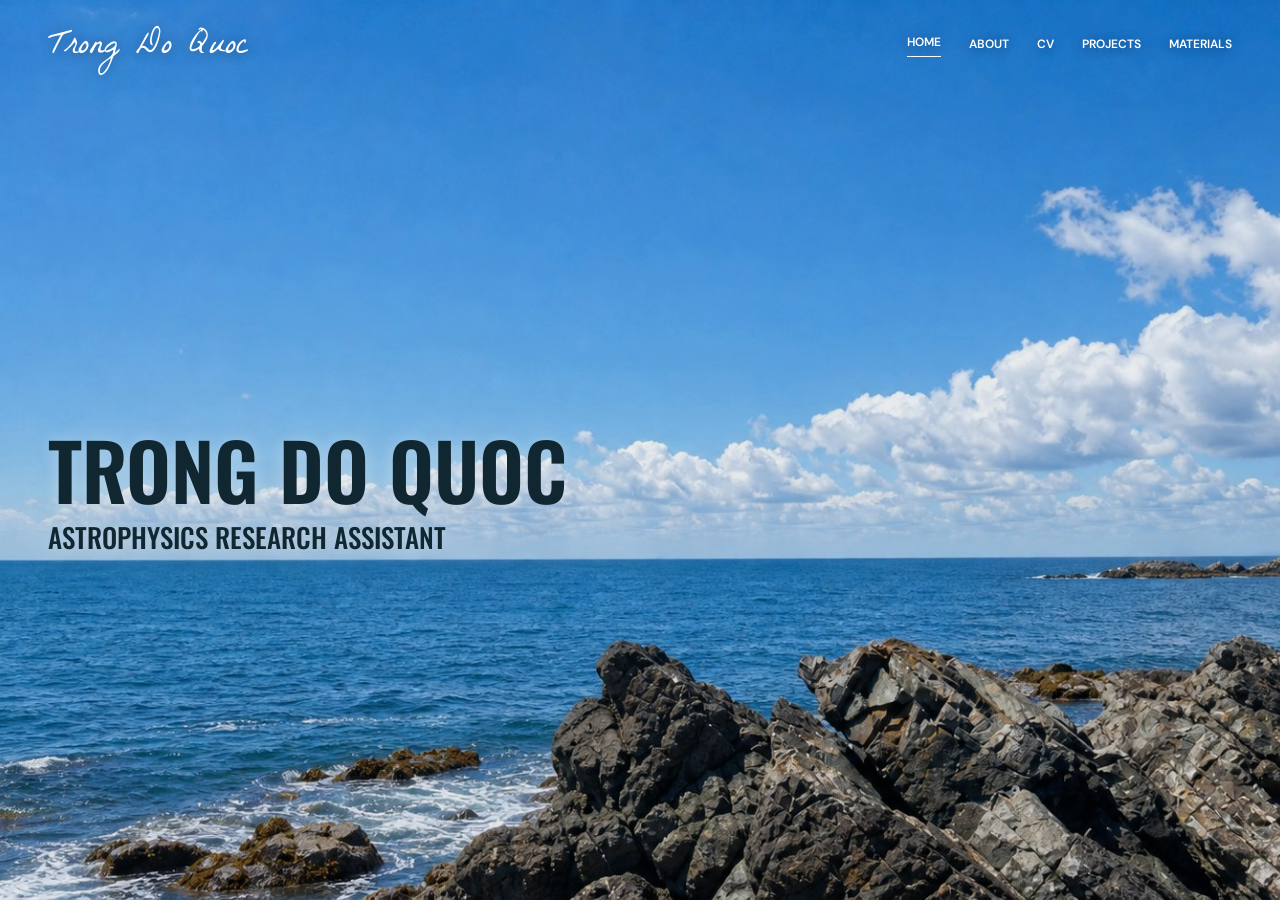
<file: index.html>
<!DOCTYPE html>
<html lang="en">
<head>
  <meta charset="utf-8">
  <meta name="google-site-verification" content="bycF3i6OfKSy83SPq3G3DMGwYOpowMx1YGlHeDuDg6Q" />
  <meta name="viewport" content="width=device-width, initial-scale=1">
  <meta name="description" content="Personal website of Trong Do Quoc, physics graduate student.">
  <meta name="theme-color" content="#1477ad">
  <title>Trong Do Quoc</title>
  <link rel="preconnect" href="https://fonts.googleapis.com">
  <link rel="preconnect" href="https://fonts.gstatic.com" crossorigin>
  <link href="https://fonts.googleapis.com/css2?family=DM+Sans:ital,opsz,wght@0,9..40,400;0,9..40,500;0,9..40,600;1,9..40,400&family=La+Belle+Aurore&family=Oswald:wght@500;600&family=Syne:wght@400;500;600&display=swap" rel="stylesheet">
  <link rel="icon" type="image/png" sizes="96x96" href="/assets/icons/heo.png">
  <link rel="preload" as="image" href="/assets/images/coastal-hero.jpg">
  <link rel="stylesheet" href="/css/site.css?v=20260821-34">
</head>
<body class="home-page">
  <header class="site-header home-header">
    <div class="home-shell nav">
      <a class="brand home-brand" href="/" aria-current="page">Trong Do Quoc</a>
      <button class="nav-toggle" type="button" aria-label="Toggle navigation menu" aria-expanded="false" aria-controls="site-menu"><span class="nav-toggle-icon" aria-hidden="true"></span></button>
      <nav id="site-menu" class="menu home-menu" aria-label="Main navigation">
        <a href="/" aria-current="page">Home</a>
        <a href="/about.html">About</a>
        <a href="/cv.html">CV</a>
        <a href="/research.html">Projects</a>
        <a href="/blog.html">Materials</a>
      </nav>
    </div>
  </header>

  <main class="home-main">
    <section class="home-hero" aria-labelledby="home-title">
      <picture class="home-backdrop">
        <img src="/assets/images/coastal-hero.jpg" width="1672" height="941" alt="Rocky coast beneath a wide blue sky" fetchpriority="high">
      </picture>
      <div class="home-shade" aria-hidden="true"></div>
      <div class="home-shell home-copy">
        <div class="home-copy-inner">
          <h1 id="home-title">Trong Do Quoc</h1>
          <p class="home-role">Astrophysics Research Assistant</p>
        </div>
      </div>
    </section>
  </main>

  <script src="/js/site.js"></script>
</body>
</html>
</file>
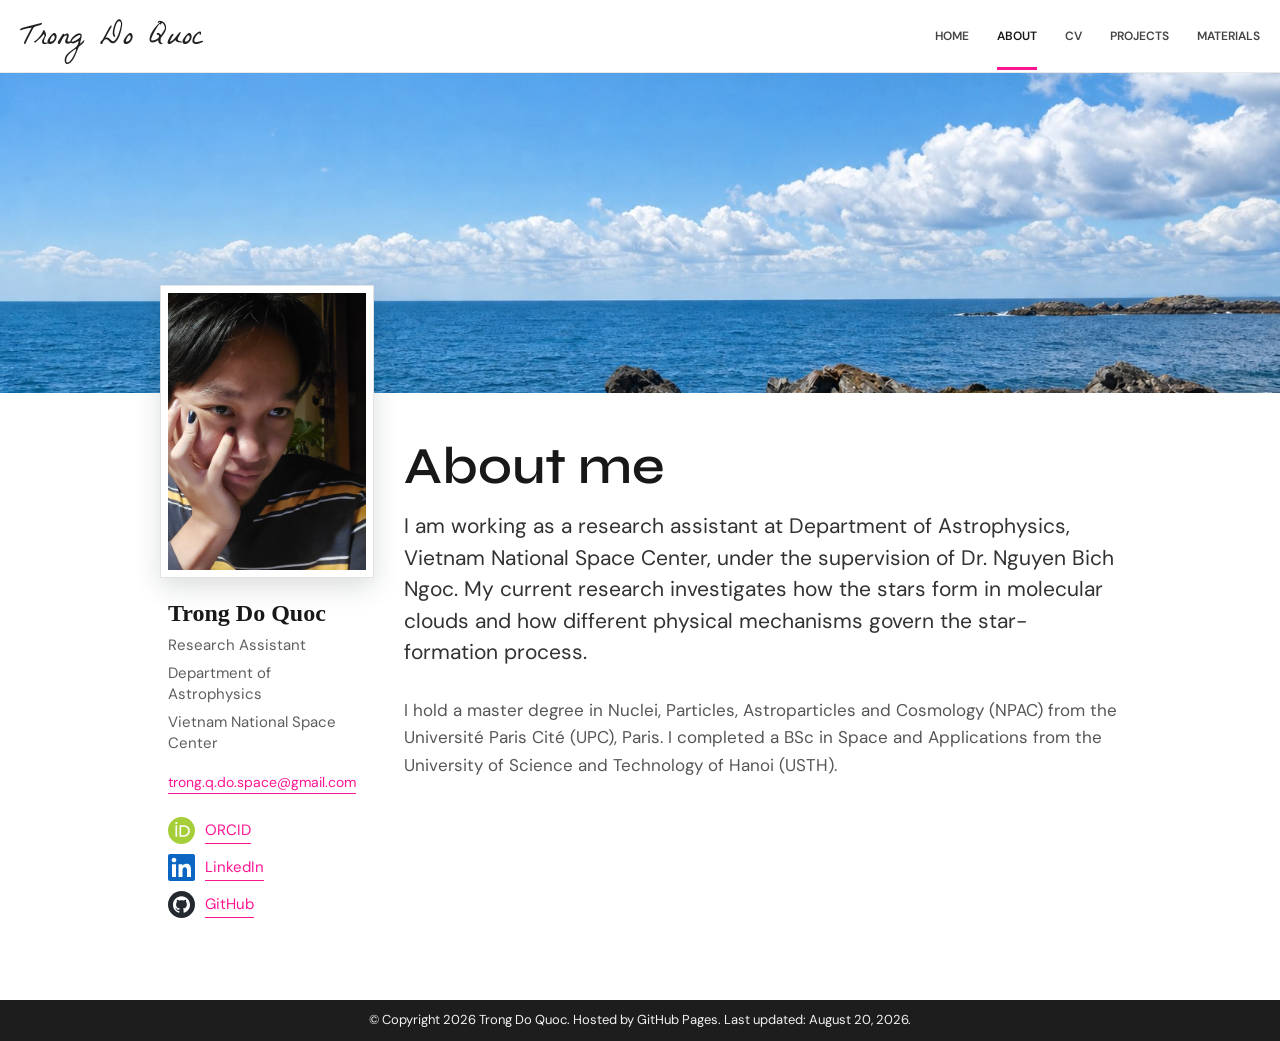
<file: about.html>
<!DOCTYPE html>
<html lang="en">
<head>
  <meta charset="utf-8">
  <meta name="viewport" content="width=device-width, initial-scale=1">
  <meta name="description" content="About Trong Do Quoc, a physics graduate student interested in theoretical physics.">
  <meta name="theme-color" content="#ffffff">
  <title>About | Trong Do Quoc</title>
  <link rel="preconnect" href="https://fonts.googleapis.com">
  <link rel="preconnect" href="https://fonts.gstatic.com" crossorigin>
  <link href="https://fonts.googleapis.com/css2?family=DM+Sans:ital,opsz,wght@0,9..40,400;0,9..40,500;0,9..40,600;1,9..40,400&family=La+Belle+Aurore&family=Syne:wght@400;500;600&display=swap" rel="stylesheet">
  <link rel="icon" type="image/png" sizes="96x96" href="/assets/icons/heo.png">
  <link rel="stylesheet" href="/css/site.css?v=20260821-34">
</head>
<body class="subpage" id="top">
  <header class="site-header subpage-header">
    <div class="subpage-shell nav">
      <a class="brand subpage-brand" href="/">Trong Do Quoc</a>
      <button class="nav-toggle" type="button" aria-label="Toggle navigation menu" aria-expanded="false" aria-controls="site-menu"><span class="nav-toggle-icon" aria-hidden="true"></span></button>
      <nav id="site-menu" class="menu" aria-label="Main navigation">
        <a href="/">Home</a>
        <a href="/about.html" aria-current="page">About</a>
        <a href="/cv.html">CV</a>
        <a href="/research.html">Projects</a>
        <a href="/blog.html">Materials</a>
      </nav>
    </div>
  </header>

  <section class="subpage-cover" aria-label="Coastal landscape">
    <img src="/assets/images/coastal-hero.jpg" alt="Rocky coast beneath a wide blue sky">
  </section>

  <main class="subpage-shell profile-layout">
    <aside class="profile-sidebar" aria-label="Profile">
      <figure class="profile-photo">
        <img src="/author/portrait-about.jpg" alt="Portrait of Trong Do Quoc">
      </figure>
      <div class="profile-details">
        <h2>Trong Do Quoc</h2>
        <p>Research Assistant</p>
        <p>Department of Astrophysics</p>
        <p>Vietnam National Space Center</p>
        <a href="mailto:trong.q.do.space@gmail.com">trong.q.do.space@gmail.com</a>
        <div class="social-links" aria-label="Professional profiles">
          <a class="social-link" href="https://orcid.org/0009-0001-6321-5944" target="_blank" rel="me noopener noreferrer">
            <span class="social-mark social-mark--orcid" aria-hidden="true"><img src="/assets/icons/orcid.svg" alt=""></span>
            <span>ORCID</span>
          </a>
          <a class="social-link" href="https://www.linkedin.com/in/trong-do-884590407/" target="_blank" rel="me noopener noreferrer">
            <span class="social-mark social-mark--linkedin" aria-hidden="true"><img src="/assets/icons/linkedin.svg?v=2" alt=""></span>
            <span>LinkedIn</span>
          </a>
          <a class="social-link" href="https://github.com/Thithilia" target="_blank" rel="me noopener noreferrer">
            <span class="social-mark social-mark--github" aria-hidden="true"><img src="/assets/icons/github.svg" alt=""></span>
            <span>GitHub</span>
          </a>
        </div>
      </div>
    </aside>

    <div class="subpage-content">
      <h1>About me</h1>
      <p class="subpage-lead">
        I am working as a research assistant at Department of Astrophysics,
        Vietnam National Space Center, under the supervision of Dr. Nguyen Bich Ngoc.
        My current research investigates how the stars form in molecular clouds and
        how different physical mechanisms govern the star-formation process.
      </p>
      <p>
        I hold a master degree in Nuclei, Particles, Astroparticles and Cosmology
        (NPAC) from the Université Paris Cité (UPC), Paris. I completed a BSc in
        Space and Applications from the University of Science and Technology of
        Hanoi (USTH).
      </p>
    </div>
  </main>

  <footer class="subpage-footer">
    <div class="subpage-shell footer-grid">
      <p>&copy; Copyright 2026 Trong Do Quoc. Hosted by GitHub Pages. Last updated: August 20, 2026.</p>
    </div>
  </footer>
  <script src="/js/site.js"></script>
</body>
</html>
</file>
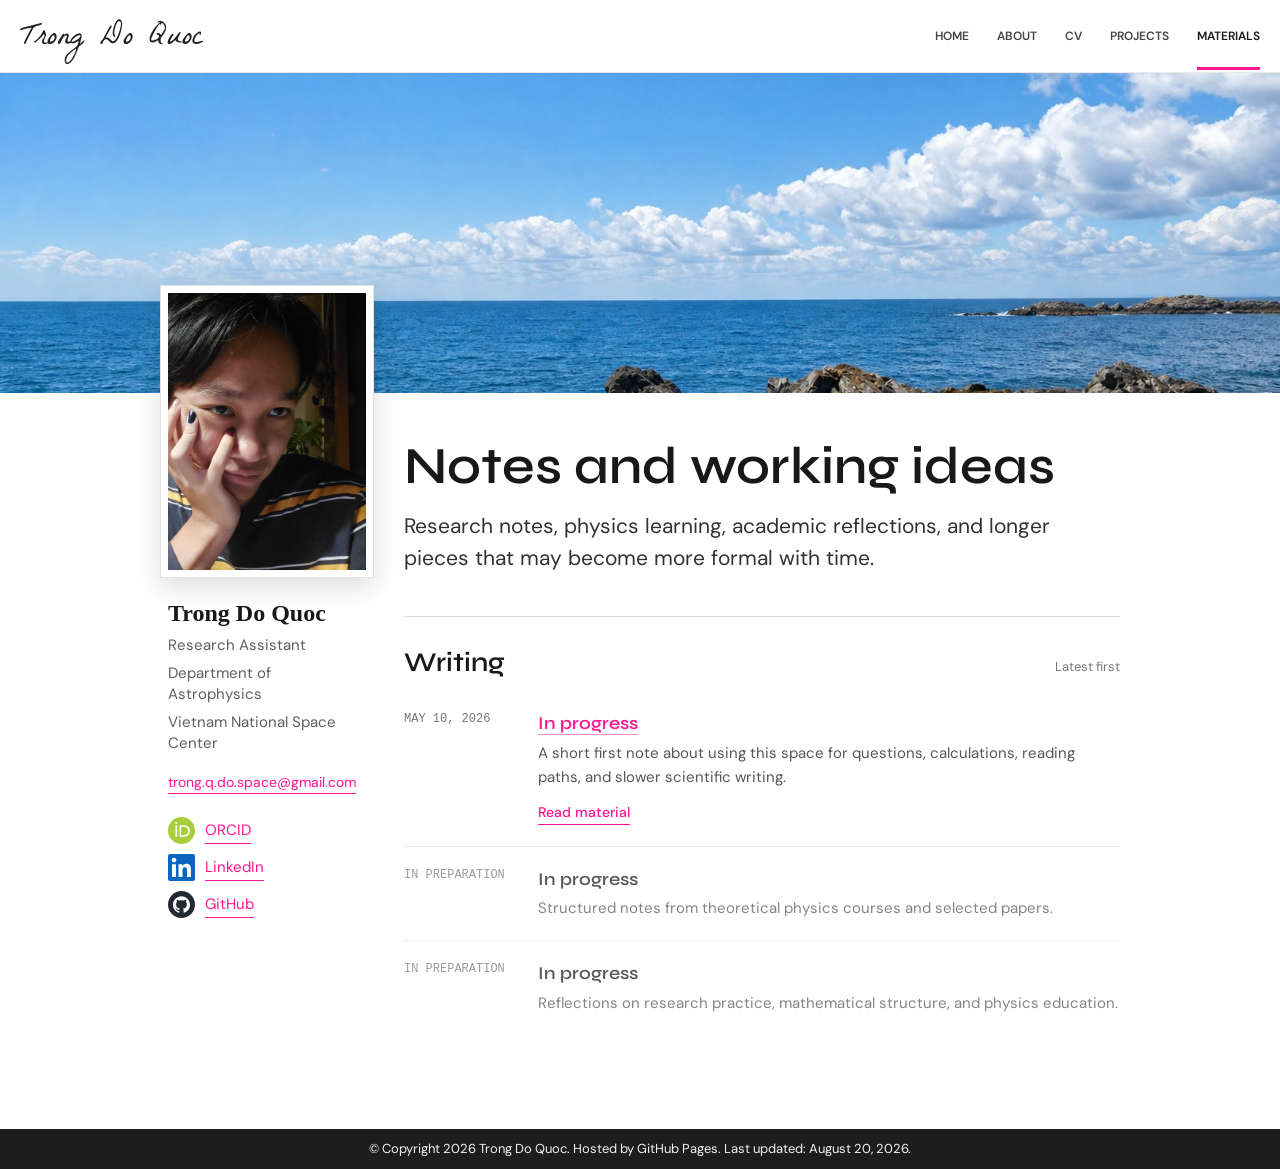
<file: blog.html>
<!DOCTYPE html>
<html lang="en">
<head>
  <meta charset="utf-8">
  <meta name="viewport" content="width=device-width, initial-scale=1">
  <meta name="description" content="Research notes, essays, and learning materials by Trong Do Quoc.">
  <meta name="theme-color" content="#ffffff">
  <title>Materials | Trong Do Quoc</title>
  <link rel="preconnect" href="https://fonts.googleapis.com">
  <link rel="preconnect" href="https://fonts.gstatic.com" crossorigin>
  <link href="https://fonts.googleapis.com/css2?family=DM+Sans:ital,opsz,wght@0,9..40,400;0,9..40,500;0,9..40,600;1,9..40,400&family=La+Belle+Aurore&family=Syne:wght@400;500;600&display=swap" rel="stylesheet">
  <link rel="icon" type="image/png" sizes="96x96" href="/assets/icons/heo.png">
  <link rel="stylesheet" href="/css/site.css?v=20260821-34">
</head>
<body class="subpage" id="top">
  <header class="site-header subpage-header">
    <div class="subpage-shell nav">
      <a class="brand subpage-brand" href="/">Trong Do Quoc</a>
      <button class="nav-toggle" type="button" aria-label="Toggle navigation menu" aria-expanded="false" aria-controls="site-menu"><span class="nav-toggle-icon" aria-hidden="true"></span></button>
      <nav id="site-menu" class="menu" aria-label="Main navigation">
        <a href="/">Home</a>
        <a href="/about.html">About</a>
        <a href="/cv.html">CV</a>
        <a href="/research.html">Projects</a>
        <a href="/blog.html" aria-current="page">Materials</a>
      </nav>
    </div>
  </header>

  <section class="subpage-cover" aria-label="Coastal landscape">
    <img src="/assets/images/coastal-hero.jpg" alt="Rocky coast beneath a wide blue sky">
  </section>

  <main class="subpage-shell profile-layout">
    <aside class="profile-sidebar" aria-label="Profile">
      <figure class="profile-photo">
        <img src="/author/portrait-about.jpg" alt="Portrait of Trong Do Quoc">
      </figure>
      <div class="profile-details">
        <h2>Trong Do Quoc</h2>
        <p>Research Assistant</p>
        <p>Department of Astrophysics</p>
        <p>Vietnam National Space Center</p>
        <a href="mailto:trong.q.do.space@gmail.com">trong.q.do.space@gmail.com</a>
        <div class="social-links" aria-label="Professional profiles">
          <a class="social-link" href="https://orcid.org/0009-0001-6321-5944" target="_blank" rel="me noopener noreferrer">
            <span class="social-mark social-mark--orcid" aria-hidden="true"><img src="/assets/icons/orcid.svg" alt=""></span>
            <span>ORCID</span>
          </a>
          <a class="social-link" href="https://www.linkedin.com/in/trong-do-884590407/" target="_blank" rel="me noopener noreferrer">
            <span class="social-mark social-mark--linkedin" aria-hidden="true"><img src="/assets/icons/linkedin.svg?v=2" alt=""></span>
            <span>LinkedIn</span>
          </a>
          <a class="social-link" href="https://github.com/Thithilia" target="_blank" rel="me noopener noreferrer">
            <span class="social-mark social-mark--github" aria-hidden="true"><img src="/assets/icons/github.svg" alt=""></span>
            <span>GitHub</span>
          </a>
        </div>
      </div>
    </aside>

    <div class="subpage-content">
      <h1>Notes and working ideas</h1>
      <p class="subpage-lead">
        Research notes, physics learning, academic reflections, and longer pieces
        that may become more formal with time.
      </p>

      <section class="content-block materials-section">
        <div class="section-heading-row">
          <h2>Writing</h2>
          <span>Latest first</span>
        </div>
        <div class="materials-list">
          <article>
            <time datetime="2026-05-10">May 10, 2026</time>
            <div>
              <h3><a href="/posts/first-note.html">In progress</a></h3>
              <p>
                A short first note about using this space for questions,
                calculations, reading paths, and slower scientific writing.
              </p>
              <a class="inline-link" href="/posts/first-note.html">Read material</a>
            </div>
          </article>
          <article class="is-planned">
            <span class="material-status">In preparation</span>
            <div>
              <h3>In progress</h3>
              <p>
                Structured notes from theoretical physics courses and selected papers.
              </p>
            </div>
          </article>
          <article class="is-planned">
            <span class="material-status">In preparation</span>
            <div>
              <h3>In progress</h3>
              <p>
                Reflections on research practice, mathematical structure, and physics education.
              </p>
            </div>
          </article>
        </div>
      </section>
    </div>
  </main>

  <footer class="subpage-footer">
    <div class="subpage-shell footer-grid">
      <p>&copy; Copyright 2026 Trong Do Quoc. Hosted by GitHub Pages. Last updated: August 20, 2026.</p>
    </div>
  </footer>
  <script src="/js/site.js"></script>
</body>
</html>
</file>
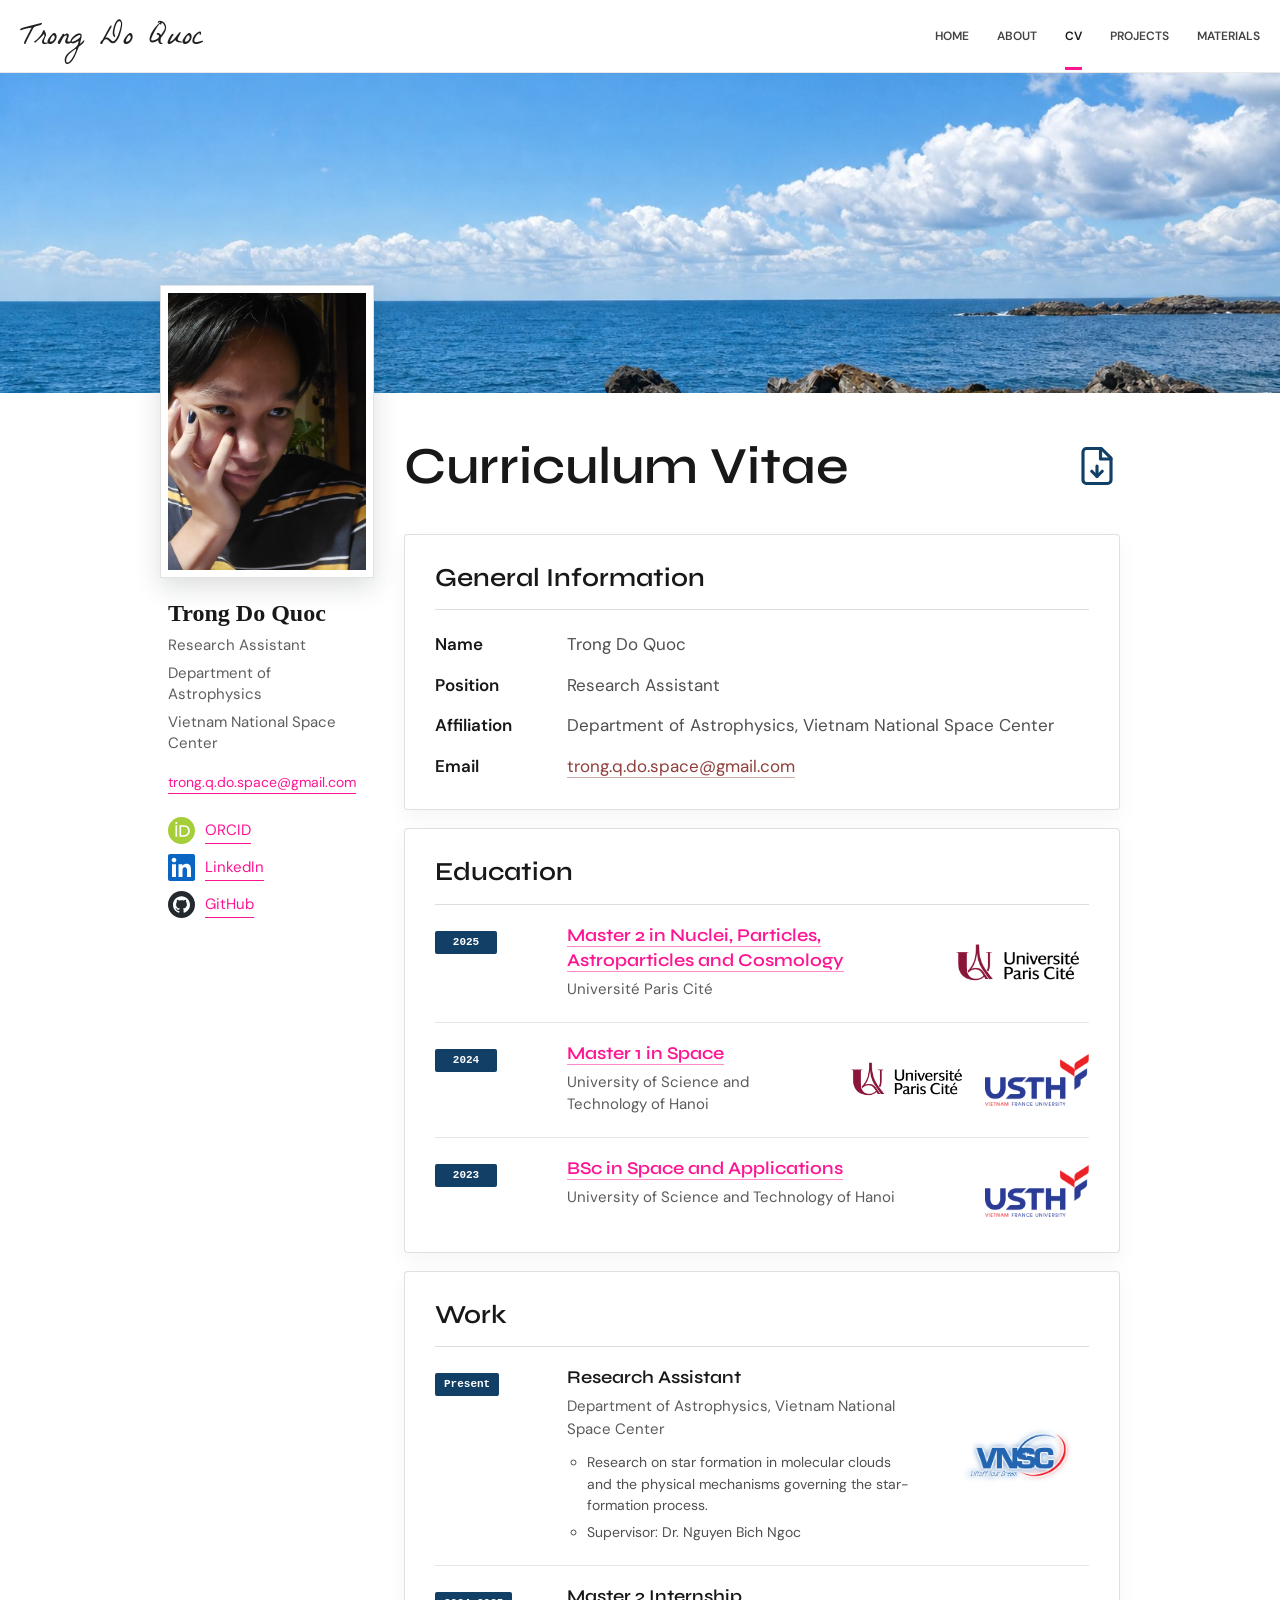
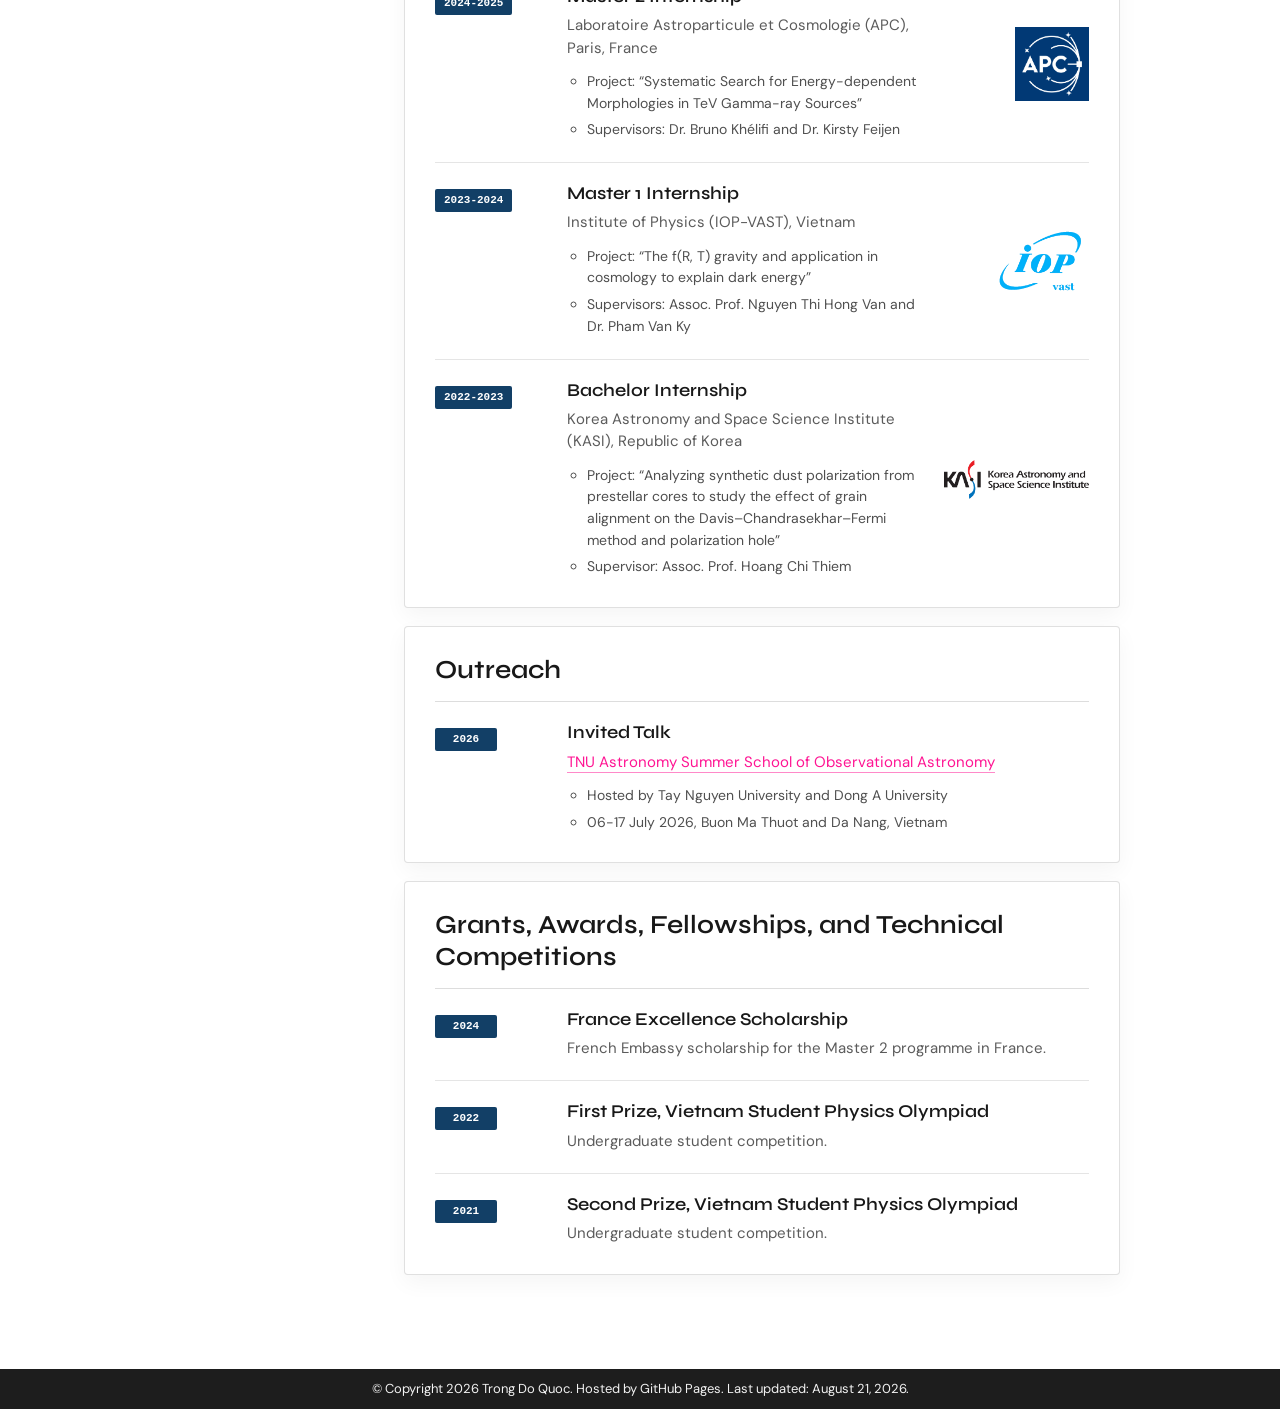
<file: cv.html>
<!DOCTYPE html>
<html lang="en">
<head>
  <meta charset="utf-8">
  <meta name="viewport" content="width=device-width, initial-scale=1">
  <meta name="description" content="Detailed academic CV of Trong Do Quoc.">
  <meta name="theme-color" content="#ffffff">
  <title>CV | Trong Do Quoc</title>
  <link rel="preconnect" href="https://fonts.googleapis.com">
  <link rel="preconnect" href="https://fonts.gstatic.com" crossorigin>
  <link href="https://fonts.googleapis.com/css2?family=DM+Sans:ital,opsz,wght@0,9..40,400;0,9..40,500;0,9..40,600;1,9..40,400&family=La+Belle+Aurore&family=Syne:wght@400;500;600&display=swap" rel="stylesheet">
  <link rel="icon" type="image/png" sizes="96x96" href="/assets/icons/heo.png">
  <link rel="stylesheet" href="/css/site.css?v=20260821-34">
</head>
<body class="subpage" id="top">
  <header class="site-header subpage-header">
    <div class="subpage-shell nav">
      <a class="brand subpage-brand" href="/">Trong Do Quoc</a>
      <button class="nav-toggle" type="button" aria-label="Toggle navigation menu" aria-expanded="false" aria-controls="site-menu"><span class="nav-toggle-icon" aria-hidden="true"></span></button>
      <nav id="site-menu" class="menu" aria-label="Main navigation">
        <a href="/">Home</a>
        <a href="/about.html">About</a>
        <a href="/cv.html" aria-current="page">CV</a>
        <a href="/research.html">Projects</a>
        <a href="/blog.html">Materials</a>
      </nav>
    </div>
  </header>

  <section class="subpage-cover" aria-label="Coastal landscape">
    <img src="/assets/images/coastal-hero.jpg" alt="Rocky coast beneath a wide blue sky">
  </section>

  <main class="subpage-shell profile-layout">
    <aside class="profile-sidebar" aria-label="Profile">
      <figure class="profile-photo">
        <img src="/author/portrait-about.jpg" alt="Portrait of Trong Do Quoc">
      </figure>
      <div class="profile-details">
        <h2>Trong Do Quoc</h2>
        <p>Research Assistant</p>
        <p>Department of Astrophysics</p>
        <p>Vietnam National Space Center</p>
        <a href="mailto:trong.q.do.space@gmail.com">trong.q.do.space@gmail.com</a>
        <div class="social-links" aria-label="Professional profiles">
          <a class="social-link" href="https://orcid.org/0009-0001-6321-5944" target="_blank" rel="me noopener noreferrer">
            <span class="social-mark social-mark--orcid" aria-hidden="true"><img src="/assets/icons/orcid.svg" alt=""></span>
            <span>ORCID</span>
          </a>
          <a class="social-link" href="https://www.linkedin.com/in/trong-do-884590407/" target="_blank" rel="me noopener noreferrer">
            <span class="social-mark social-mark--linkedin" aria-hidden="true"><img src="/assets/icons/linkedin.svg?v=2" alt=""></span>
            <span>LinkedIn</span>
          </a>
          <a class="social-link" href="https://github.com/Thithilia" target="_blank" rel="me noopener noreferrer">
            <span class="social-mark social-mark--github" aria-hidden="true"><img src="/assets/icons/github.svg" alt=""></span>
            <span>GitHub</span>
          </a>
        </div>
      </div>
    </aside>

    <div class="subpage-content cv-content">
      <div class="cv-title-row">
        <h1>Curriculum Vitae</h1>
        <a class="cv-download" href="/assets/docs/DoQuocTrong_CV.pdf" download="DoQuocTrong_CV.pdf" aria-label="Download full CV as a PDF" title="Download full CV (PDF)">
          <svg viewBox="0 0 24 24" fill="none" stroke="currentColor" stroke-width="1.8" stroke-linecap="round" stroke-linejoin="round" aria-hidden="true">
            <path d="M14.5 2H6a2 2 0 0 0-2 2v16a2 2 0 0 0 2 2h12a2 2 0 0 0 2-2V7.5L14.5 2z"></path>
            <polyline points="14 2 14 8 20 8"></polyline>
            <path d="M12 18v-6"></path>
            <path d="m9 15 3 3 3-3"></path>
          </svg>
        </a>
      </div>

      <div class="cv-block-stack">
        <section class="cv-block">
          <header class="cv-block-heading">
            <h2>General Information</h2>
          </header>
          <div class="cv-info-list">
            <div class="cv-info-row">
              <dt>Name</dt>
              <dd>Trong Do Quoc</dd>
            </div>
            <div class="cv-info-row">
              <dt>Position</dt>
              <dd>Research Assistant</dd>
            </div>
            <div class="cv-info-row">
              <dt>Affiliation</dt>
              <dd>Department of Astrophysics, Vietnam National Space Center</dd>
            </div>
            <div class="cv-info-row">
              <dt>Email</dt>
              <dd><a href="mailto:trong.q.do.space@gmail.com">trong.q.do.space@gmail.com</a></dd>
            </div>
          </div>
        </section>

        <section class="cv-block">
          <header class="cv-block-heading">
            <h2>Education</h2>
          </header>
          <ol class="cv-entry-list">
            <li class="cv-entry cv-entry--education">
              <time datetime="2025"><span>2025</span></time>
              <div>
                <h3><a class="cv-program-link" href="https://npac.ijclab.in2p3.fr/" target="_blank" rel="noopener noreferrer">Master 2 in Nuclei, Particles, Astroparticles and Cosmology</a></h3>
                <p>Universit&eacute; Paris Cit&eacute;</p>
              </div>
              <div class="cv-institution-logo cv-institution-logo--upcite">
                <img src="/assets/images/institutions/universite-paris-cite.png" alt="Universit&eacute; Paris Cit&eacute; logo">
              </div>
            </li>
            <li class="cv-entry cv-entry--education cv-entry--dual-logos">
              <time datetime="2024"><span>2024</span></time>
              <div>
                <h3><a class="cv-program-link" href="https://usth.edu.vn/en/master-in-space-remote-sensing-astrophysics-satellite-technology-5143/" target="_blank" rel="noopener noreferrer">Master 1 in Space</a></h3>
                <p>University of Science and Technology of Hanoi</p>
              </div>
              <div class="cv-institution-logo cv-institution-logo--dual">
                <img class="cv-logo--upcite" src="/assets/images/institutions/universite-paris-cite.png" alt="Universit&eacute; Paris Cit&eacute; logo">
                <img class="cv-logo--usth" src="/assets/images/institutions/usth.png" alt="University of Science and Technology of Hanoi logo">
              </div>
            </li>
            <li class="cv-entry cv-entry--education">
              <time datetime="2023"><span>2023</span></time>
              <div>
                <h3><a class="cv-program-link" href="https://usth.edu.vn/en/bachelor-in-space-science-and-satellite-technology-5121/" target="_blank" rel="noopener noreferrer">BSc in Space and Applications</a></h3>
                <p>University of Science and Technology of Hanoi</p>
              </div>
              <div class="cv-institution-logo cv-institution-logo--usth">
                <img src="/assets/images/institutions/usth.png" alt="University of Science and Technology of Hanoi logo">
              </div>
            </li>
          </ol>
        </section>

        <section class="cv-block">
          <header class="cv-block-heading">
            <h2>Work</h2>
          </header>
          <ol class="cv-entry-list">
            <li class="cv-entry cv-entry--work-logo">
              <time><span>Present</span></time>
              <div>
                <h3>Research Assistant</h3>
                <p>Department of Astrophysics, Vietnam National Space Center</p>
                <ul class="cv-entry-notes">
                  <li>Research on star formation in molecular clouds and the physical mechanisms governing the star-formation process.</li>
                  <li>Supervisor: Dr. Nguyen Bich Ngoc</li>
                </ul>
              </div>
              <div class="cv-work-logo cv-work-logo--vnsc">
                <img src="/assets/images/institutions/vnsc.png" alt="Vietnam National Space Center logo">
              </div>
            </li>
            <li class="cv-entry cv-entry--work-logo">
              <time><span>2024-2025</span></time>
              <div>
                <h3>Master 2 Internship</h3>
                <p>Laboratoire Astroparticule et Cosmologie (APC), Paris, France</p>
                <ul class="cv-entry-notes">
                  <li>Project: &ldquo;Systematic Search for Energy-dependent Morphologies in TeV Gamma-ray Sources&rdquo;</li>
                  <li>Supervisors: Dr. Bruno Kh&eacute;lifi and Dr. Kirsty Feijen</li>
                </ul>
              </div>
              <div class="cv-work-logo cv-work-logo--apc">
                <img src="/assets/images/institutions/apc.png" alt="AstroParticule et Cosmologie logo">
              </div>
            </li>
            <li class="cv-entry cv-entry--work-logo">
              <time><span>2023-2024</span></time>
              <div>
                <h3>Master 1 Internship</h3>
                <p>Institute of Physics (IOP-VAST), Vietnam</p>
                <ul class="cv-entry-notes">
                  <li>Project: &ldquo;The f(R, T) gravity and application in cosmology to explain dark energy&rdquo;</li>
                  <li>Supervisors: Assoc. Prof. Nguyen Thi Hong Van and Dr. Pham Van Ky</li>
                </ul>
              </div>
              <div class="cv-work-logo cv-work-logo--iop">
                <img src="/assets/images/institutions/iop-vast.png" alt="Institute of Physics, Vietnam Academy of Science and Technology logo">
              </div>
            </li>
            <li class="cv-entry cv-entry--work-logo">
              <time><span>2022-2023</span></time>
              <div>
                <h3>Bachelor Internship</h3>
                <p>Korea Astronomy and Space Science Institute (KASI), Republic of Korea</p>
                <ul class="cv-entry-notes">
                  <li>Project: &ldquo;Analyzing synthetic dust polarization from prestellar cores to study the effect of grain alignment on the Davis&ndash;Chandrasekhar&ndash;Fermi method and polarization hole&rdquo;</li>
                  <li>Supervisor: Assoc. Prof. Hoang Chi Thiem</li>
                </ul>
              </div>
              <div class="cv-work-logo cv-work-logo--kasi">
                <img src="/assets/images/institutions/kasi.png" alt="Korea Astronomy and Space Science Institute logo">
              </div>
            </li>
          </ol>
        </section>

        <section class="cv-block">
          <header class="cv-block-heading">
            <h2>Outreach</h2>
          </header>
          <ol class="cv-entry-list">
            <li class="cv-entry">
              <time datetime="2026-07"><span>2026</span></time>
              <div>
                <h3>Invited Talk</h3>
                <p><a class="cv-program-link" href="https://sites.google.com/view/taynguyenuniversityobservatory/summer-school-2026?authuser=0" target="_blank" rel="noopener noreferrer">TNU Astronomy Summer School of Observational Astronomy</a></p>
                <ul class="cv-entry-notes">
                  <li>Hosted by Tay Nguyen University and Dong A University</li>
                  <li>06-17 July 2026, Buon Ma Thuot and Da Nang, Vietnam</li>
                </ul>
              </div>
            </li>
          </ol>
        </section>

        <section class="cv-block">
          <header class="cv-block-heading cv-block-heading--long">
            <h2>Grants, Awards, Fellowships, and Technical Competitions</h2>
          </header>
          <ol class="cv-entry-list">
            <li class="cv-entry">
              <time datetime="2024"><span>2024</span></time>
              <div>
                <h3>France Excellence Scholarship</h3>
                <p>French Embassy scholarship for the Master 2 programme in France.</p>
              </div>
            </li>
            <li class="cv-entry">
              <time datetime="2022"><span>2022</span></time>
              <div>
                <h3>First Prize, Vietnam Student Physics Olympiad</h3>
                <p>Undergraduate student competition.</p>
              </div>
            </li>
            <li class="cv-entry">
              <time datetime="2021"><span>2021</span></time>
              <div>
                <h3>Second Prize, Vietnam Student Physics Olympiad</h3>
                <p>Undergraduate student competition.</p>
              </div>
            </li>
          </ol>
        </section>
      </div>
    </div>
  </main>

  <footer class="subpage-footer">
    <div class="subpage-shell footer-grid">
      <p>&copy; Copyright 2026 Trong Do Quoc. Hosted by GitHub Pages. Last updated: August 21, 2026.</p>
    </div>
  </footer>
  <script src="/js/site.js"></script>
</body>
</html>
</file>
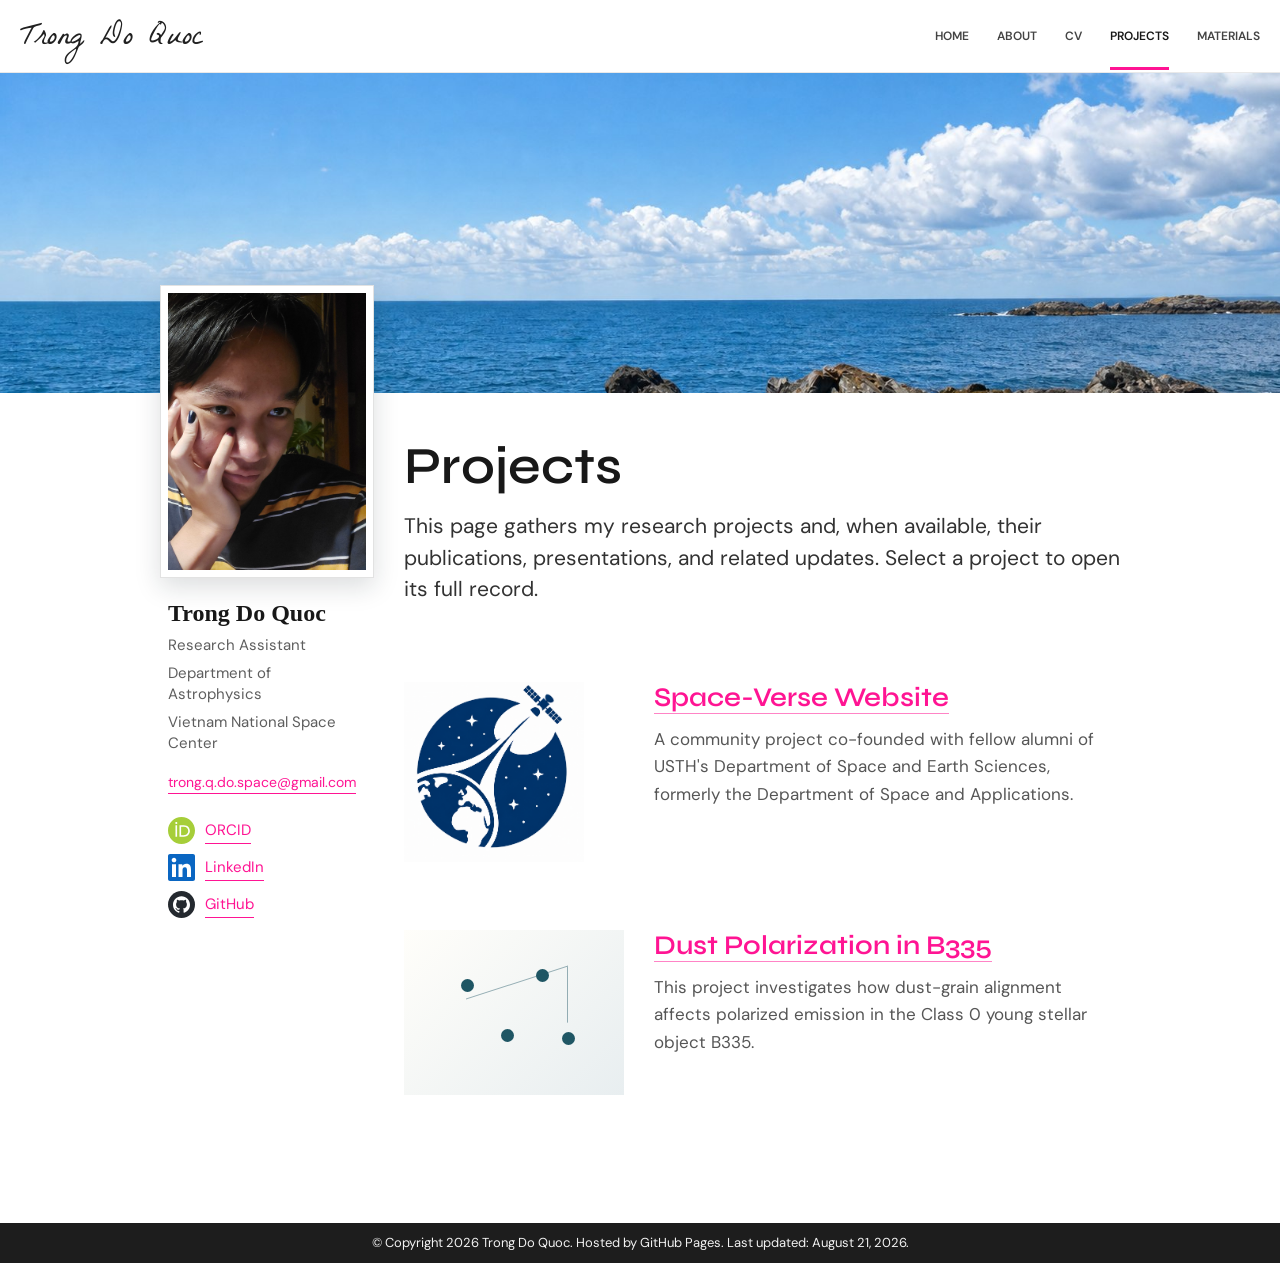
<file: research.html>
<!DOCTYPE html>
<html lang="en">
<head>
  <meta charset="utf-8">
  <meta name="viewport" content="width=device-width, initial-scale=1">
  <meta name="description" content="Research projects of Trong Do Quoc in astrophysics.">
  <meta name="theme-color" content="#ffffff">
  <title>Projects | Trong Do Quoc</title>
  <link rel="preconnect" href="https://fonts.googleapis.com">
  <link rel="preconnect" href="https://fonts.gstatic.com" crossorigin>
  <link href="https://fonts.googleapis.com/css2?family=DM+Sans:ital,opsz,wght@0,9..40,400;0,9..40,500;0,9..40,600;1,9..40,400&family=La+Belle+Aurore&family=Syne:wght@400;500;600&display=swap" rel="stylesheet">
  <link rel="icon" type="image/png" sizes="96x96" href="/assets/icons/heo.png">
  <link rel="stylesheet" href="/css/site.css?v=20260821-34">
</head>
<body class="subpage" id="top">
  <header class="site-header subpage-header">
    <div class="subpage-shell nav">
      <a class="brand subpage-brand" href="/">Trong Do Quoc</a>
      <button class="nav-toggle" type="button" aria-label="Toggle navigation menu" aria-expanded="false" aria-controls="site-menu"><span class="nav-toggle-icon" aria-hidden="true"></span></button>
      <nav id="site-menu" class="menu" aria-label="Main navigation">
        <a href="/">Home</a>
        <a href="/about.html">About</a>
        <a href="/cv.html">CV</a>
        <a href="/research.html" aria-current="page">Projects</a>
        <a href="/blog.html">Materials</a>
      </nav>
    </div>
  </header>

  <section class="subpage-cover" aria-label="Coastal landscape">
    <img src="/assets/images/coastal-hero.jpg" alt="Rocky coast beneath a wide blue sky">
  </section>

  <main class="subpage-shell profile-layout">
    <aside class="profile-sidebar" aria-label="Profile">
      <figure class="profile-photo">
        <img src="/author/portrait-about.jpg" alt="Portrait of Trong Do Quoc">
      </figure>
      <div class="profile-details">
        <h2>Trong Do Quoc</h2>
        <p>Research Assistant</p>
        <p>Department of Astrophysics</p>
        <p>Vietnam National Space Center</p>
        <a href="mailto:trong.q.do.space@gmail.com">trong.q.do.space@gmail.com</a>
        <div class="social-links" aria-label="Professional profiles">
          <a class="social-link" href="https://orcid.org/0009-0001-6321-5944" target="_blank" rel="me noopener noreferrer">
            <span class="social-mark social-mark--orcid" aria-hidden="true"><img src="/assets/icons/orcid.svg" alt=""></span>
            <span>ORCID</span>
          </a>
          <a class="social-link" href="https://www.linkedin.com/in/trong-do-884590407/" target="_blank" rel="me noopener noreferrer">
            <span class="social-mark social-mark--linkedin" aria-hidden="true"><img src="/assets/icons/linkedin.svg?v=2" alt=""></span>
            <span>LinkedIn</span>
          </a>
          <a class="social-link" href="https://github.com/Thithilia" target="_blank" rel="me noopener noreferrer">
            <span class="social-mark social-mark--github" aria-hidden="true"><img src="/assets/icons/github.svg" alt=""></span>
            <span>GitHub</span>
          </a>
        </div>
      </div>
    </aside>

    <div class="subpage-content projects-content">
      <h1>Projects</h1>
      <p class="subpage-lead">
        This page gathers my research projects and, when available, their
        publications, presentations, and related updates. Select a project to
        open its full record.
      </p>

      <div class="research-list project-list">
        <article class="research-entry project-entry">
          <a class="research-thumbnail project-image" href="/projects/space-verse.html" aria-label="Open Space-Verse Website">
            <img src="/assets/images/space-verse.png" alt="Space-Verse Website logo">
          </a>
          <div>
            <h2><a href="/projects/space-verse.html">Space-Verse Website</a></h2>
            <p>
              A community project co-founded with fellow alumni of USTH's
              Department of Space and Earth Sciences, formerly the Department of
              Space and Applications.
            </p>
          </div>
        </article>

        <article class="research-entry project-entry">
          <a class="research-thumbnail visual-particles" href="/projects/b335-polarization.html" aria-label="Open Dust Polarization in B335">
            <span></span><span></span><span></span><span></span>
          </a>
          <div>
            <h2><a href="/projects/b335-polarization.html">Dust Polarization in B335</a></h2>
            <p>
              This project investigates how dust-grain alignment affects polarized
              emission in the Class 0 young stellar object B335.
            </p>
          </div>
        </article>
      </div>
    </div>
  </main>

  <footer class="subpage-footer">
    <div class="subpage-shell footer-grid">
      <p>&copy; Copyright 2026 Trong Do Quoc. Hosted by GitHub Pages. Last updated: August 21, 2026.</p>
    </div>
  </footer>
  <script src="/js/site.js"></script>
</body>
</html>
</file>
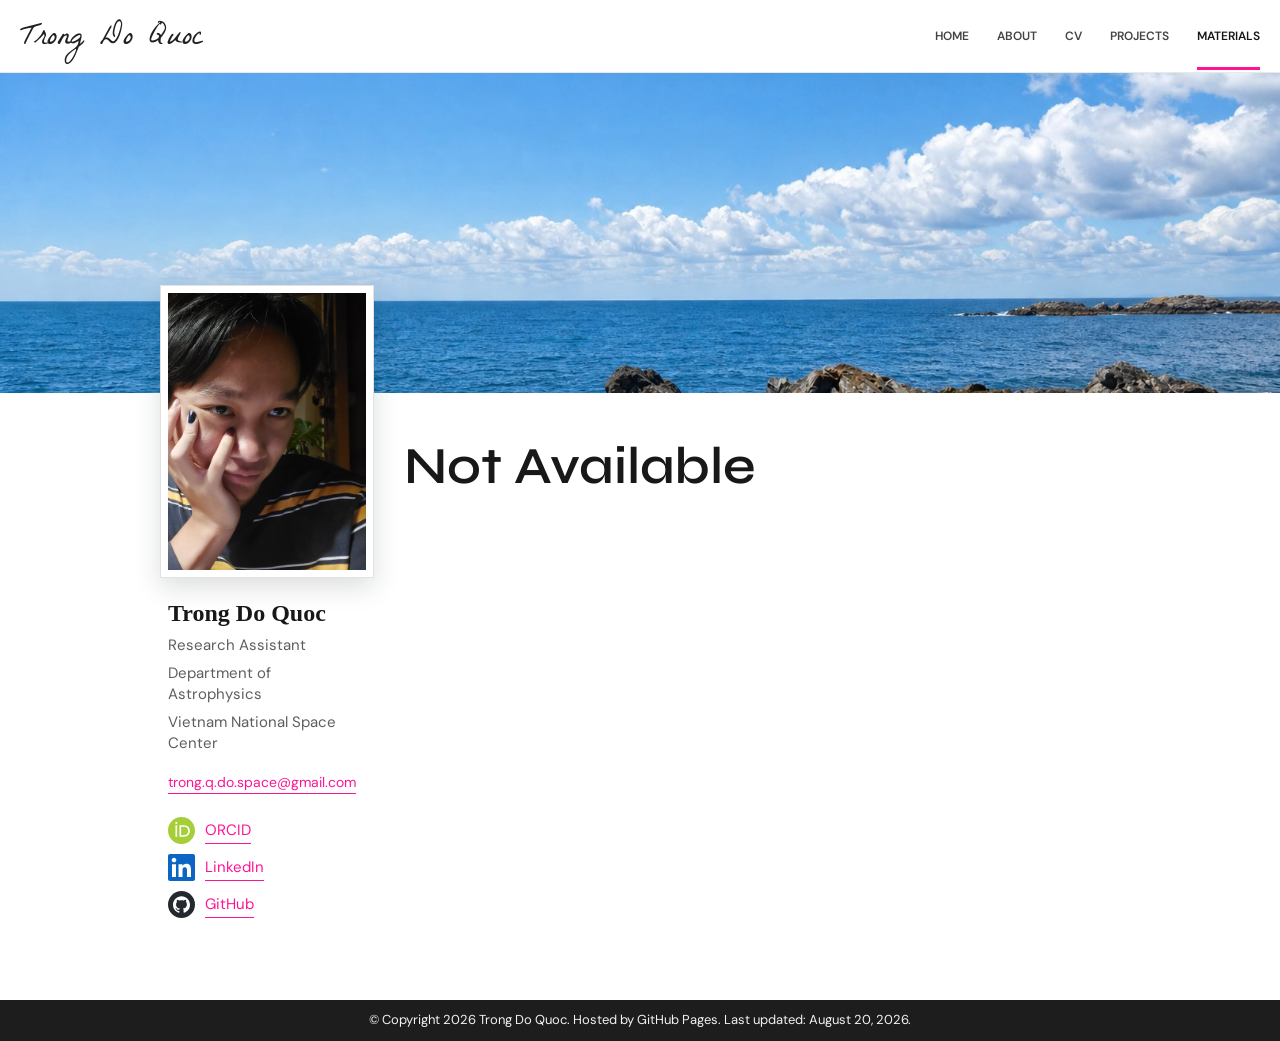
<file: posts/first-note.html>
<!DOCTYPE html>
<html lang="en">
<head>
  <meta charset="utf-8">
  <meta name="viewport" content="width=device-width, initial-scale=1">
  <meta name="description" content="First research notebook entry by Trong Do Quoc.">
  <meta name="theme-color" content="#ffffff">
  <title>Not Available | Trong Do Quoc</title>
  <link rel="preconnect" href="https://fonts.googleapis.com">
  <link rel="preconnect" href="https://fonts.gstatic.com" crossorigin>
  <link href="https://fonts.googleapis.com/css2?family=DM+Sans:ital,opsz,wght@0,9..40,400;0,9..40,500;0,9..40,600;1,9..40,400&family=La+Belle+Aurore&family=Syne:wght@400;500;600&display=swap" rel="stylesheet">
  <link rel="icon" type="image/png" sizes="96x96" href="/assets/icons/heo.png">
  <link rel="stylesheet" href="/css/site.css?v=20260821-34">
</head>
<body class="subpage" id="top">
  <header class="site-header subpage-header">
    <div class="subpage-shell nav">
      <a class="brand subpage-brand" href="/">Trong Do Quoc</a>
      <button class="nav-toggle" type="button" aria-label="Toggle navigation menu" aria-expanded="false" aria-controls="site-menu"><span class="nav-toggle-icon" aria-hidden="true"></span></button>
      <nav id="site-menu" class="menu" aria-label="Main navigation">
        <a href="/">Home</a>
        <a href="/about.html">About</a>
        <a href="/cv.html">CV</a>
        <a href="/research.html">Projects</a>
        <a href="/blog.html" aria-current="page">Materials</a>
      </nav>
    </div>
  </header>

  <section class="subpage-cover subpage-cover--article" aria-label="Coastal landscape">
    <img src="/assets/images/coastal-hero.jpg" alt="Rocky coast beneath a wide blue sky">
  </section>

  <main class="subpage-shell profile-layout">
    <aside class="profile-sidebar" aria-label="Profile">
      <figure class="profile-photo">
        <img src="/author/portrait-about.jpg" alt="Portrait of Trong Do Quoc">
      </figure>
      <div class="profile-details">
        <h2>Trong Do Quoc</h2>
        <p>Research Assistant</p>
        <p>Department of Astrophysics</p>
        <p>Vietnam National Space Center</p>
        <a href="mailto:trong.q.do.space@gmail.com">trong.q.do.space@gmail.com</a>
        <div class="social-links" aria-label="Professional profiles">
          <a class="social-link" href="https://orcid.org/0009-0001-6321-5944" target="_blank" rel="me noopener noreferrer">
            <span class="social-mark social-mark--orcid" aria-hidden="true"><img src="/assets/icons/orcid.svg" alt=""></span>
            <span>ORCID</span>
          </a>
          <a class="social-link" href="https://www.linkedin.com/in/trong-do-884590407/" target="_blank" rel="me noopener noreferrer">
            <span class="social-mark social-mark--linkedin" aria-hidden="true"><img src="/assets/icons/linkedin.svg?v=2" alt=""></span>
            <span>LinkedIn</span>
          </a>
          <a class="social-link" href="https://github.com/Thithilia" target="_blank" rel="me noopener noreferrer">
            <span class="social-mark social-mark--github" aria-hidden="true"><img src="/assets/icons/github.svg" alt=""></span>
            <span>GitHub</span>
          </a>
        </div>
      </div>
    </aside>

    <article class="subpage-content longform">
      <h1>Not Available</h1>
    </article>
  </main>

  <footer class="subpage-footer">
    <div class="subpage-shell footer-grid">
      <p>&copy; Copyright 2026 Trong Do Quoc. Hosted by GitHub Pages. Last updated: August 20, 2026.</p>
    </div>
  </footer>
  <script src="/js/site.js"></script>
</body>
</html>
</file>
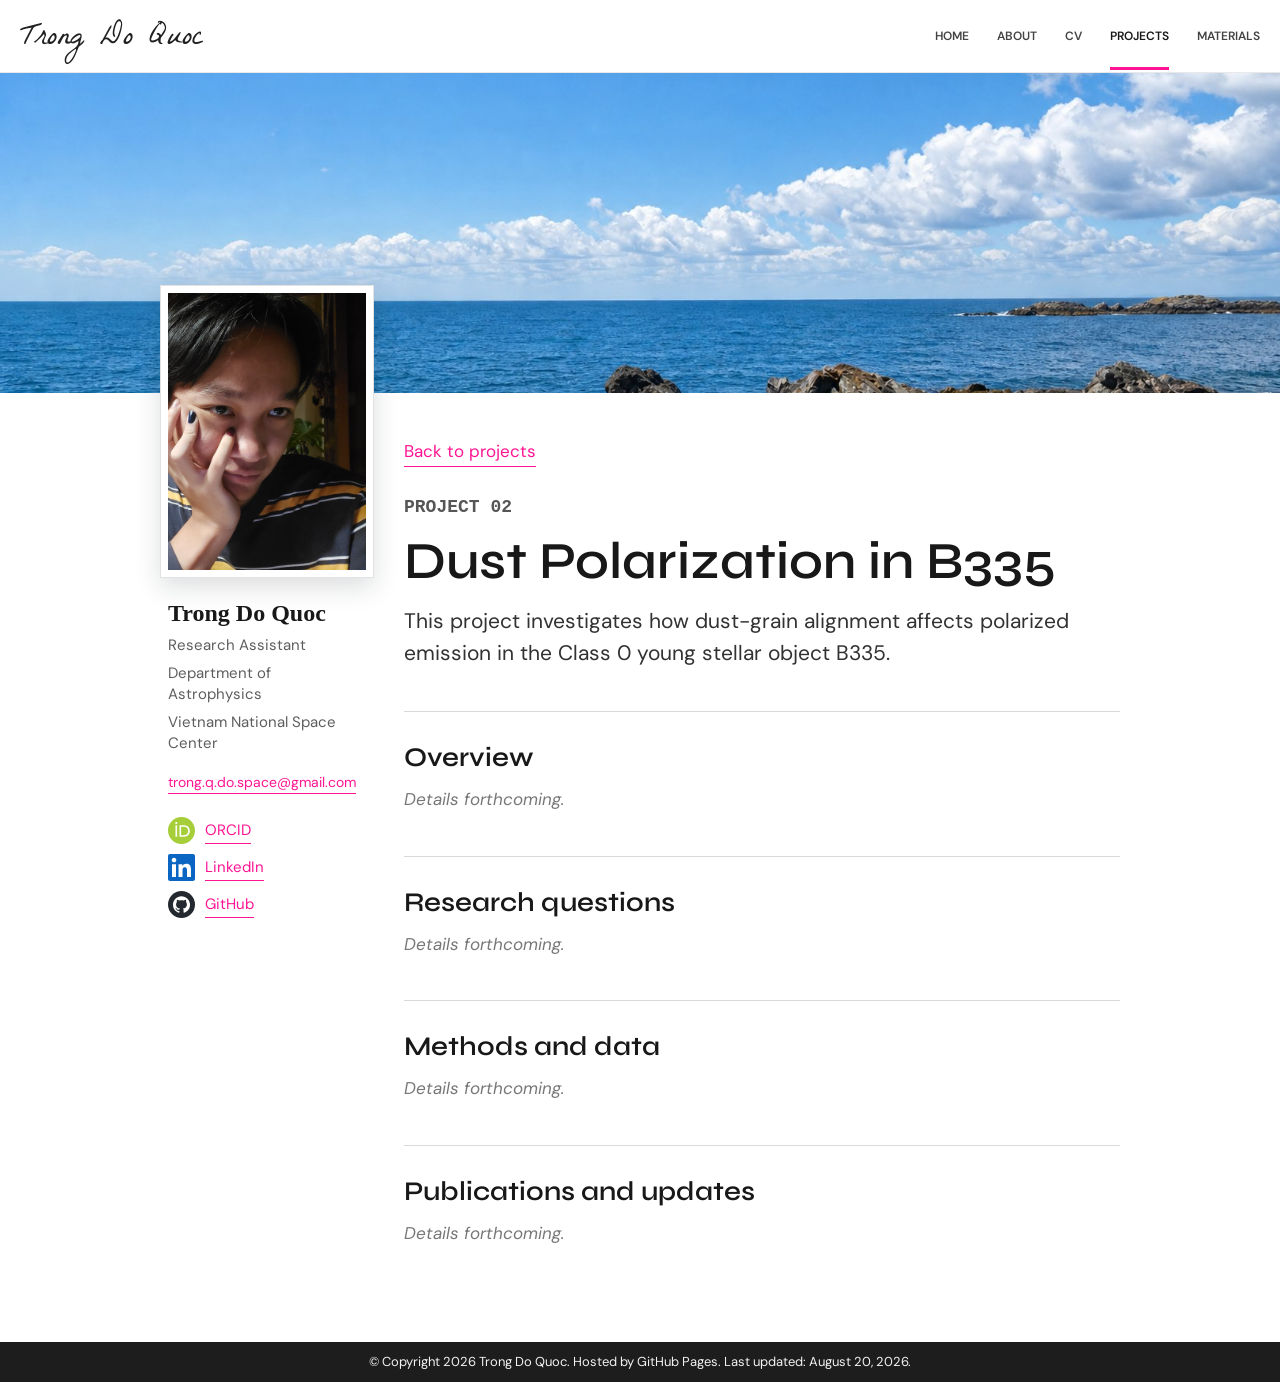
<file: projects/b335-polarization.html>
<!DOCTYPE html>
<html lang="en">
<head>
  <meta charset="utf-8">
  <meta name="viewport" content="width=device-width, initial-scale=1">
  <meta name="description" content="Project page on dust polarization in B335 by Trong Do Quoc.">
  <meta name="theme-color" content="#ffffff">
  <title>Dust Polarization in B335 | Trong Do Quoc</title>
  <link rel="preconnect" href="https://fonts.googleapis.com">
  <link rel="preconnect" href="https://fonts.gstatic.com" crossorigin>
  <link href="https://fonts.googleapis.com/css2?family=DM+Sans:ital,opsz,wght@0,9..40,400;0,9..40,500;0,9..40,600;1,9..40,400&family=La+Belle+Aurore&family=Syne:wght@400;500;600&display=swap" rel="stylesheet">
  <link rel="icon" type="image/png" sizes="96x96" href="/assets/icons/heo.png">
  <link rel="stylesheet" href="/css/site.css?v=20260821-34">
</head>
<body class="subpage" id="top">
  <header class="site-header subpage-header">
    <div class="subpage-shell nav">
      <a class="brand subpage-brand" href="/">Trong Do Quoc</a>
      <button class="nav-toggle" type="button" aria-label="Toggle navigation menu" aria-expanded="false" aria-controls="site-menu"><span class="nav-toggle-icon" aria-hidden="true"></span></button>
      <nav id="site-menu" class="menu" aria-label="Main navigation">
        <a href="/">Home</a>
        <a href="/about.html">About</a>
        <a href="/cv.html">CV</a>
        <a href="/research.html" aria-current="page">Projects</a>
        <a href="/blog.html">Materials</a>
      </nav>
    </div>
  </header>

  <section class="subpage-cover" aria-label="Coastal landscape">
    <img src="/assets/images/coastal-hero.jpg" alt="Rocky coast beneath a wide blue sky">
  </section>

  <main class="subpage-shell profile-layout">
    <aside class="profile-sidebar" aria-label="Profile">
      <figure class="profile-photo">
        <img src="/author/portrait-about.jpg" alt="Portrait of Trong Do Quoc">
      </figure>
      <div class="profile-details">
        <h2>Trong Do Quoc</h2>
        <p>Research Assistant</p>
        <p>Department of Astrophysics</p>
        <p>Vietnam National Space Center</p>
        <a href="mailto:trong.q.do.space@gmail.com">trong.q.do.space@gmail.com</a>
        <div class="social-links" aria-label="Professional profiles">
          <a class="social-link" href="https://orcid.org/0009-0001-6321-5944" target="_blank" rel="me noopener noreferrer">
            <span class="social-mark social-mark--orcid" aria-hidden="true"><img src="/assets/icons/orcid.svg" alt=""></span>
            <span>ORCID</span>
          </a>
          <a class="social-link" href="https://www.linkedin.com/in/trong-do-884590407/" target="_blank" rel="me noopener noreferrer">
            <span class="social-mark social-mark--linkedin" aria-hidden="true"><img src="/assets/icons/linkedin.svg?v=2" alt=""></span>
            <span>LinkedIn</span>
          </a>
          <a class="social-link" href="https://github.com/Thithilia" target="_blank" rel="me noopener noreferrer">
            <span class="social-mark social-mark--github" aria-hidden="true"><img src="/assets/icons/github.svg" alt=""></span>
            <span>GitHub</span>
          </a>
        </div>
      </div>
    </aside>

    <article class="subpage-content longform project-detail">
      <a class="back-link" href="/research.html">Back to projects</a>
      <p class="page-eyebrow">Project 02</p>
      <h1>Dust Polarization in B335</h1>
      <p class="subpage-lead">
        This project investigates how dust-grain alignment affects polarized
        emission in the Class 0 young stellar object B335.
      </p>

      <section class="content-block">
        <h2>Overview</h2>
        <p class="project-placeholder">Details forthcoming.</p>
      </section>

      <section class="content-block">
        <h2>Research questions</h2>
        <p class="project-placeholder">Details forthcoming.</p>
      </section>

      <section class="content-block">
        <h2>Methods and data</h2>
        <p class="project-placeholder">Details forthcoming.</p>
      </section>

      <section class="content-block">
        <h2>Publications and updates</h2>
        <p class="project-placeholder">Details forthcoming.</p>
      </section>
    </article>
  </main>

  <footer class="subpage-footer">
    <div class="subpage-shell footer-grid">
      <p>&copy; Copyright 2026 Trong Do Quoc. Hosted by GitHub Pages. Last updated: August 20, 2026.</p>
    </div>
  </footer>
  <script src="/js/site.js"></script>
</body>
</html>
</file>
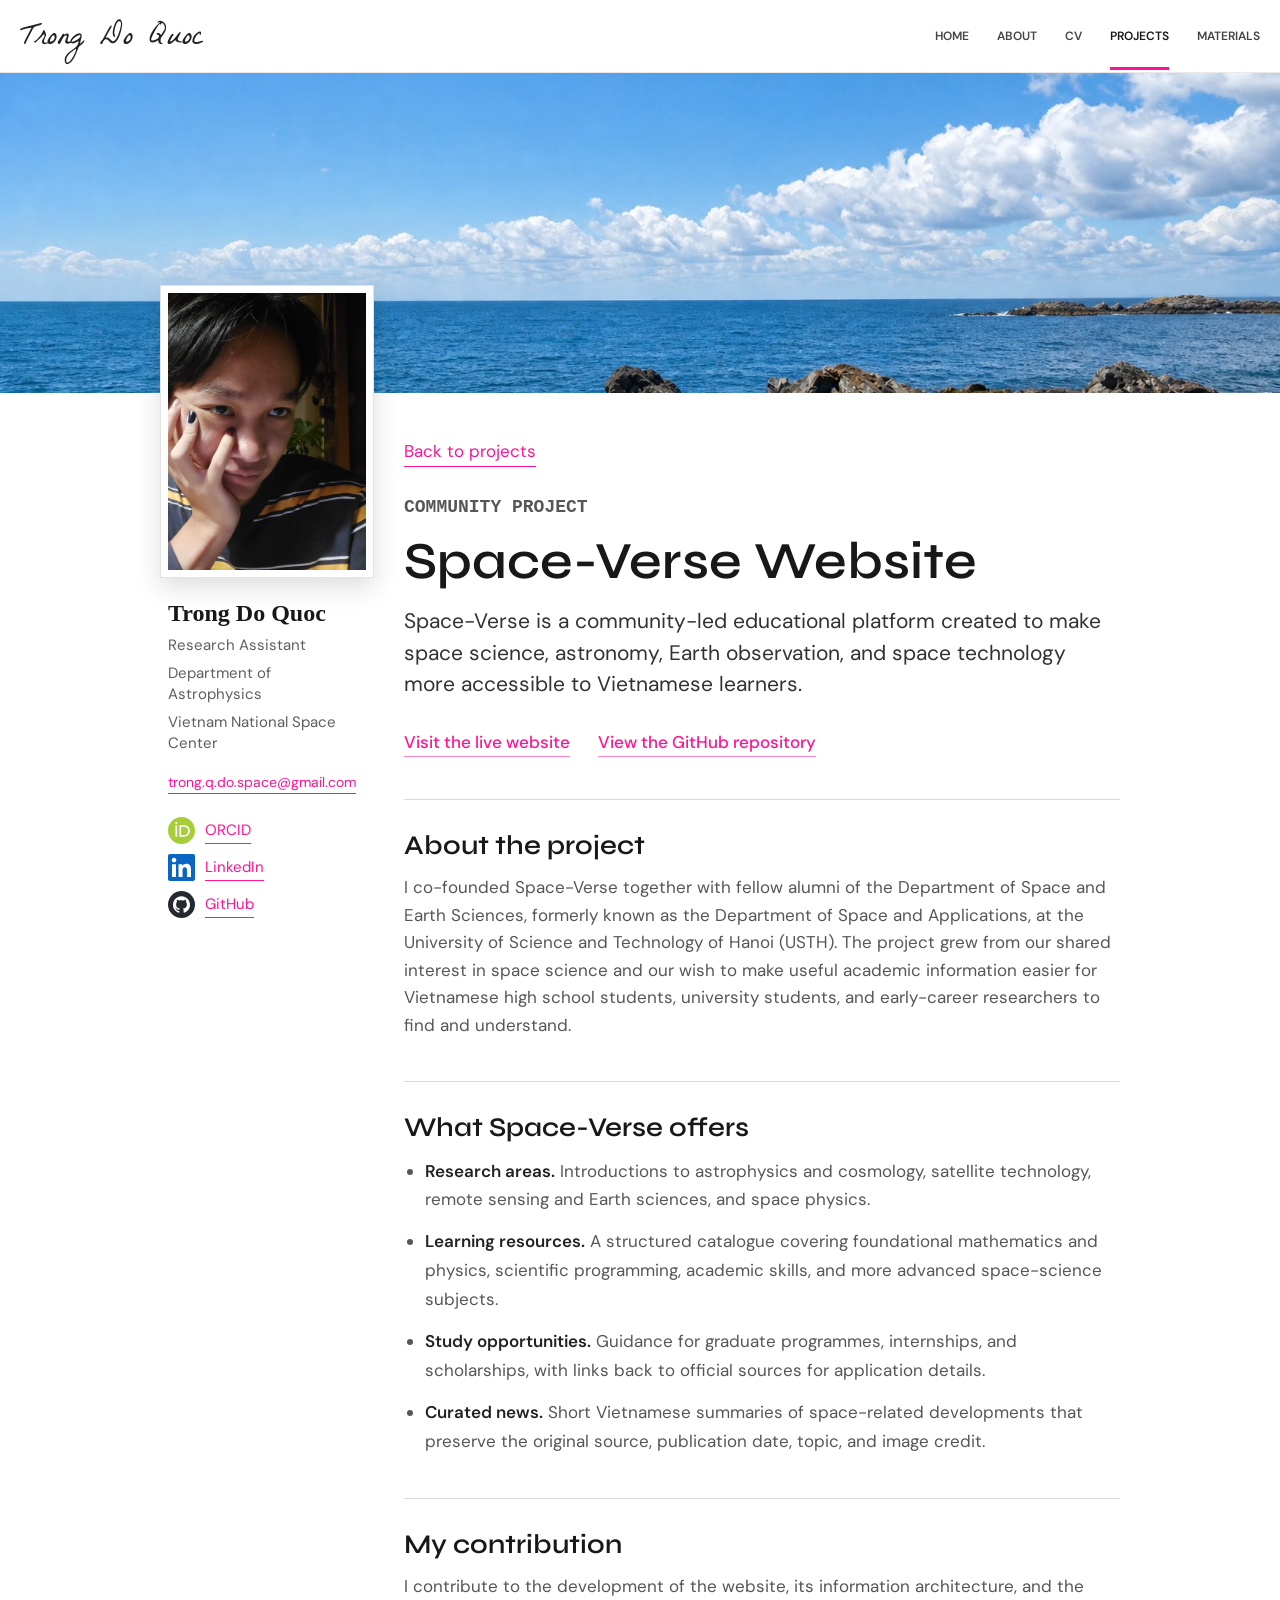
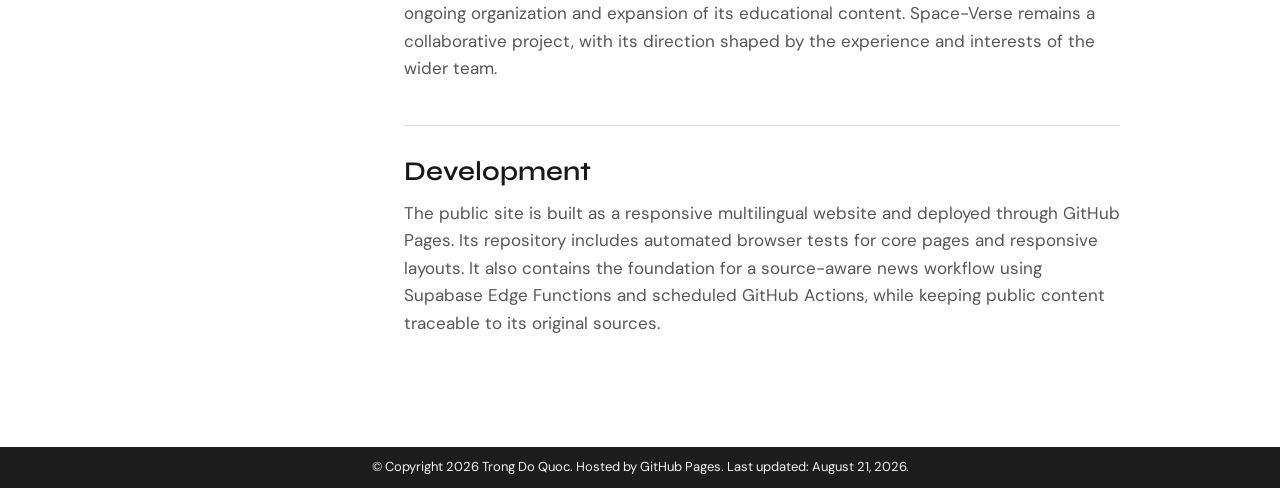
<file: projects/space-verse.html>
<!DOCTYPE html>
<html lang="en">
<head>
  <meta charset="utf-8">
  <meta name="viewport" content="width=device-width, initial-scale=1">
  <meta name="description" content="Space-Verse is a community-led educational platform for Vietnamese learners interested in space science, astronomy, Earth observation, and space technology.">
  <meta name="theme-color" content="#ffffff">
  <title>Space-Verse Website | Trong Do Quoc</title>
  <link rel="preconnect" href="https://fonts.googleapis.com">
  <link rel="preconnect" href="https://fonts.gstatic.com" crossorigin>
  <link href="https://fonts.googleapis.com/css2?family=DM+Sans:ital,opsz,wght@0,9..40,400;0,9..40,500;0,9..40,600;1,9..40,400&family=La+Belle+Aurore&family=Syne:wght@400;500;600&display=swap" rel="stylesheet">
  <link rel="icon" type="image/png" sizes="96x96" href="/assets/icons/heo.png">
  <link rel="stylesheet" href="/css/site.css?v=20260821-34">
</head>
<body class="subpage" id="top">
  <header class="site-header subpage-header">
    <div class="subpage-shell nav">
      <a class="brand subpage-brand" href="/">Trong Do Quoc</a>
      <button class="nav-toggle" type="button" aria-label="Toggle navigation menu" aria-expanded="false" aria-controls="site-menu"><span class="nav-toggle-icon" aria-hidden="true"></span></button>
      <nav id="site-menu" class="menu" aria-label="Main navigation">
        <a href="/">Home</a>
        <a href="/about.html">About</a>
        <a href="/cv.html">CV</a>
        <a href="/research.html" aria-current="page">Projects</a>
        <a href="/blog.html">Materials</a>
      </nav>
    </div>
  </header>

  <section class="subpage-cover" aria-label="Coastal landscape">
    <img src="/assets/images/coastal-hero.jpg" alt="Rocky coast beneath a wide blue sky">
  </section>

  <main class="subpage-shell profile-layout">
    <aside class="profile-sidebar" aria-label="Profile">
      <figure class="profile-photo">
        <img src="/author/portrait-about.jpg" alt="Portrait of Trong Do Quoc">
      </figure>
      <div class="profile-details">
        <h2>Trong Do Quoc</h2>
        <p>Research Assistant</p>
        <p>Department of Astrophysics</p>
        <p>Vietnam National Space Center</p>
        <a href="mailto:trong.q.do.space@gmail.com">trong.q.do.space@gmail.com</a>
        <div class="social-links" aria-label="Professional profiles">
          <a class="social-link" href="https://orcid.org/0009-0001-6321-5944" target="_blank" rel="me noopener noreferrer">
            <span class="social-mark social-mark--orcid" aria-hidden="true"><img src="/assets/icons/orcid.svg" alt=""></span>
            <span>ORCID</span>
          </a>
          <a class="social-link" href="https://www.linkedin.com/in/trong-do-884590407/" target="_blank" rel="me noopener noreferrer">
            <span class="social-mark social-mark--linkedin" aria-hidden="true"><img src="/assets/icons/linkedin.svg?v=2" alt=""></span>
            <span>LinkedIn</span>
          </a>
          <a class="social-link" href="https://github.com/Thithilia" target="_blank" rel="me noopener noreferrer">
            <span class="social-mark social-mark--github" aria-hidden="true"><img src="/assets/icons/github.svg" alt=""></span>
            <span>GitHub</span>
          </a>
        </div>
      </div>
    </aside>

    <article class="subpage-content longform project-detail">
      <a class="back-link" href="/research.html">Back to projects</a>
      <p class="page-eyebrow">Community project</p>
      <h1>Space-Verse Website</h1>
      <p class="subpage-lead">
        Space-Verse is a community-led educational platform created to make
        space science, astronomy, Earth observation, and space technology more
        accessible to Vietnamese learners.
      </p>

      <div class="project-actions" aria-label="Space-Verse project links">
        <a href="https://thithilia.github.io/Space-Verse/vi/index.html" target="_blank" rel="noopener noreferrer">Visit the live website</a>
        <a href="https://github.com/Thithilia/Space-Verse" target="_blank" rel="noopener noreferrer">View the GitHub repository</a>
      </div>

      <section class="content-block">
        <h2>About the project</h2>
        <p>
          I co-founded Space-Verse together with fellow alumni of the Department
          of Space and Earth Sciences, formerly known as the Department of Space
          and Applications, at the University of Science and Technology of Hanoi
          (USTH). The project grew from our shared interest in space science and
          our wish to make useful academic information easier for Vietnamese high
          school students, university students, and early-career researchers to
          find and understand.
        </p>
      </section>

      <section class="content-block">
        <h2>What Space-Verse offers</h2>
        <ul class="project-feature-list">
          <li><strong>Research areas.</strong> Introductions to astrophysics and cosmology, satellite technology, remote sensing and Earth sciences, and space physics.</li>
          <li><strong>Learning resources.</strong> A structured catalogue covering foundational mathematics and physics, scientific programming, academic skills, and more advanced space-science subjects.</li>
          <li><strong>Study opportunities.</strong> Guidance for graduate programmes, internships, and scholarships, with links back to official sources for application details.</li>
          <li><strong>Curated news.</strong> Short Vietnamese summaries of space-related developments that preserve the original source, publication date, topic, and image credit.</li>
        </ul>
      </section>

      <section class="content-block">
        <h2>My contribution</h2>
        <p>
          I contribute to the development of the website, its information
          architecture, and the ongoing organization and expansion of its
          educational content. Space-Verse remains a collaborative project, with
          its direction shaped by the experience and interests of the wider team.
        </p>
      </section>

      <section class="content-block">
        <h2>Development</h2>
        <p>
          The public site is built as a responsive multilingual website and
          deployed through GitHub Pages. Its repository includes automated
          browser tests for core pages and responsive layouts. It also contains
          the foundation for a source-aware news workflow using Supabase Edge
          Functions and scheduled GitHub Actions, while keeping public content
          traceable to its original sources.
        </p>
      </section>
    </article>
  </main>

  <footer class="subpage-footer">
    <div class="subpage-shell footer-grid">
      <p>&copy; Copyright 2026 Trong Do Quoc. Hosted by GitHub Pages. Last updated: August 21, 2026.</p>
    </div>
  </footer>
  <script src="/js/site.js"></script>
</body>
</html>
</file>
<file: css/site.css>
:root {
  --bg: #fafaf8;
  --paper: #fffefa;
  --ink: #0b0b0b;
  --soft-ink: #242424;
  --muted: #626262;
  --faint: #a6a19a;
  --line: rgba(28, 24, 20, 0.16);
  --line-strong: rgba(28, 24, 20, 0.26);
  --highlight: rgba(83, 132, 151, 0.28);
  --font-sans: "DM Sans", -apple-system, BlinkMacSystemFont, "Segoe UI", sans-serif;
  --font-display: "Syne", var(--font-sans);
  --font-hand: "La Belle Aurore", "Segoe Print", cursive;
  --container: 1040px;
  --rail-offset: 54px;
  --shadow: 2px 6px 18px -9px rgba(26, 22, 18, 0.36);
  --shadow-hover: 2px 9px 22px -9px rgba(26, 22, 18, 0.42);
}

* {
  box-sizing: border-box;
}

html {
  scroll-behavior: smooth;
}

body {
  margin: 0;
  background: var(--bg);
  color: var(--ink);
  font-family: var(--font-sans);
  font-size: 17px;
  line-height: 1.62;
  text-rendering: optimizeLegibility;
  -webkit-font-smoothing: antialiased;
}

body::before {
  content: "";
  position: fixed;
  inset: 0;
  pointer-events: none;
  background:
    radial-gradient(circle at 16% 12%, rgba(255, 255, 255, 0.8), transparent 32%),
    linear-gradient(90deg, rgba(28, 24, 20, 0.025) 1px, transparent 1px),
    linear-gradient(rgba(28, 24, 20, 0.018) 1px, transparent 1px);
  background-size: auto, 64px 64px, 64px 64px;
  opacity: 0.55;
}

a {
  color: var(--ink);
  text-decoration: none;
  transition: opacity 180ms ease, transform 180ms ease, box-shadow 180ms ease;
}

a:hover {
  opacity: 0.62;
}

p {
  margin: 0 0 16px;
}

h1,
h2,
h3 {
  margin: 0;
  line-height: 1.15;
}

img {
  display: block;
  max-width: 100%;
}

.container {
  width: min(var(--container), calc(100vw - 112px));
  margin: 0 auto;
  position: relative;
  z-index: 1;
}

.site-header {
  position: relative;
  z-index: 10;
}

.nav {
  display: flex;
  align-items: center;
  justify-content: space-between;
  gap: 24px;
  padding: 18px 0;
}

.brand {
  color: #454545;
  font-family: var(--font-hand);
  font-size: 30px;
  line-height: 1;
  transform: translateY(4px);
}

.menu {
  display: flex;
  gap: 26px;
  align-items: center;
  font-size: 15px;
}

.menu a {
  color: var(--muted);
}

.menu a[aria-current="page"] {
  color: var(--ink);
}

.nav-toggle {
  display: none;
  border: 0;
  background: transparent;
  color: var(--muted);
  cursor: pointer;
  height: 40px;
  padding: 0;
  place-items: center;
  width: 40px;
}

.nav-toggle-icon,
.nav-toggle-icon::before,
.nav-toggle-icon::after {
  display: block;
  width: 22px;
  height: 2px;
  background: currentColor;
  content: "";
  transition: transform 180ms ease, opacity 180ms ease;
}

.nav-toggle-icon {
  position: relative;
}

.nav-toggle-icon::before {
  position: absolute;
  top: -7px;
}

.nav-toggle-icon::after {
  position: absolute;
  top: 7px;
}

.nav-toggle[aria-expanded="true"] .nav-toggle-icon {
  background: transparent;
}

.nav-toggle[aria-expanded="true"] .nav-toggle-icon::before {
  top: 0;
  transform: rotate(45deg);
}

.nav-toggle[aria-expanded="true"] .nav-toggle-icon::after {
  top: 0;
  transform: rotate(-45deg);
}

.home-page {
  min-height: 100vh;
  min-height: 100svh;
  overflow-x: hidden;
  background: #1477ad;
}

.home-page::before {
  content: none;
}

.home-header {
  position: absolute;
  top: 0;
  right: 0;
  left: 0;
  color: #ffffff;
}

.home-shell {
  width: min(1240px, calc(100% - 96px));
  margin: 0 auto;
  position: relative;
  z-index: 2;
}

.home-page .nav {
  padding: 28px 0;
}

.home-page .brand {
  color: #ffffff;
  font-family: var(--font-hand);
  font-size: 34px;
  font-weight: 400;
  text-transform: none;
  white-space: nowrap;
  text-shadow: 0 1px 12px rgba(0, 24, 38, 0.38);
  transform: translateY(3px);
}

.home-page .menu {
  gap: 28px;
  font-size: 12px;
  font-weight: 600;
  text-transform: uppercase;
}

.home-page .menu a,
.home-page .menu a[aria-current="page"] {
  color: #ffffff;
  text-shadow: 0 1px 12px rgba(0, 24, 38, 0.44);
}

.home-page .menu a[aria-current="page"] {
  border-bottom: 1px solid currentColor;
  padding-bottom: 4px;
}

.home-main,
.home-hero {
  min-height: 100vh;
  min-height: 100svh;
}

.home-hero {
  position: relative;
  isolation: isolate;
  overflow: hidden;
}

.home-backdrop,
.home-backdrop img,
.home-shade {
  position: absolute;
  inset: 0;
  width: 100%;
  height: 100%;
}

.home-backdrop img {
  object-fit: cover;
  object-position: center center;
}

.home-shade {
  z-index: 1;
  background: rgba(4, 30, 42, 0.08);
}

.home-copy {
  display: flex;
  min-height: 100vh;
  min-height: 100svh;
  align-items: center;
  padding-top: 86px;
}

.home-copy-inner {
  max-width: 820px;
  color: #102630;
  text-shadow: 0 1px 16px rgba(255, 255, 255, 0.34);
}

.home-kicker {
  margin-bottom: 10px;
  font-size: 13px;
  font-weight: 600;
  text-transform: uppercase;
}

.home-copy h1 {
  max-width: 100%;
  font-family: "Oswald", var(--font-display);
  font-size: 78px;
  font-weight: 600;
  line-height: 0.98;
  text-transform: uppercase;
}

.home-role {
  margin: 14px 0 2px;
  font-family: "Oswald", var(--font-display);
  font-size: 27px;
  font-weight: 500;
  line-height: 1.15;
  text-transform: uppercase;
}

.home-fields {
  max-width: 58ch;
  margin-bottom: 22px;
  font-size: 15px;
  font-weight: 600;
}

.home-enter {
  display: inline-flex;
  align-items: center;
  gap: 9px;
  border-bottom: 1px solid currentColor;
  color: #102630;
  font-size: 14px;
  font-weight: 600;
  padding-bottom: 3px;
}

.grid {
  display: grid;
  grid-template-columns: repeat(12, minmax(0, 1fr));
  gap: 32px;
}

.span-1 { grid-column: span 1; }
.span-4 { grid-column: span 4; }
.span-8 { grid-column: span 8; }
.span-10 { grid-column: span 10; }

.chapter {
  position: relative;
}

.chapter::before {
  content: attr(data-chapter);
  position: absolute;
  top: 42px;
  left: calc(-1 * var(--rail-offset));
  color: rgba(10, 10, 10, 0.62);
  font-size: 11px;
  font-weight: 500;
  letter-spacing: 0;
  line-height: 1;
  text-transform: uppercase;
  writing-mode: vertical-rl;
  transform: rotate(180deg);
}

.chapter::after {
  content: "";
  position: absolute;
  top: 42px;
  bottom: 0;
  left: calc(-1 * var(--rail-offset) + 25px);
  width: 2px;
  background: var(--line-strong);
}

.hero {
  padding: 58px 0 42px;
}

.hero-grid {
  align-items: start;
}

.hero-copy {
  grid-column: 1 / span 8;
  grid-row: 1;
  max-width: 680px;
}

.hero-copy p {
  color: var(--muted);
}

.hero-lead {
  color: var(--soft-ink) !important;
  font-size: 21px;
  line-height: 1.52;
  max-width: 58ch;
}

.marked {
  background:
    linear-gradient(101deg, transparent 0 4%, var(--highlight) 4% 96%, transparent 96%),
    repeating-linear-gradient(101deg, transparent 0 9px, rgba(83, 132, 151, 0.06) 9px 11px, transparent 11px 18px);
  color: var(--ink);
  padding: 0.04em 0.15em 0.08em;
  margin: 0 -0.08em;
  box-decoration-break: clone;
  -webkit-box-decoration-break: clone;
}

.link-line {
  display: flex;
  flex-wrap: wrap;
  gap: 8px;
  align-items: baseline;
  margin-top: 24px;
}

.hero-card {
  grid-column: 9 / -1;
  grid-row: 1;
  justify-self: end;
}

.paper-frame {
  background: var(--paper);
  border: 1px solid rgba(28, 24, 20, 0.1);
  box-shadow: var(--shadow);
}

.portrait-frame {
  margin: 0;
  max-width: 255px;
  padding: 10px 10px 30px;
}

.portrait-frame img {
  aspect-ratio: 5 / 7;
  height: auto;
  object-fit: cover;
  width: 100%;
}

.caption {
  color: #555;
  font-family: var(--font-hand);
  font-size: 19px;
  line-height: 1.05;
  margin: 18px 0 0;
  max-width: 250px;
  transform: rotate(-1deg);
}

.section {
  padding: 30px 0 44px;
}

.section h2 {
  color: #454545;
  font-family: var(--font-hand);
  font-size: 30px;
  font-weight: 400;
  height: 0;
  overflow: hidden;
}

.section-intro,
.research-intro p {
  color: var(--muted);
  max-width: 62ch;
}

.research-intro {
  display: grid;
  grid-template-columns: minmax(0, 1fr) 230px;
  gap: 40px;
  align-items: start;
  margin-bottom: 24px;
}

blockquote {
  color: #555;
  font-family: var(--font-hand);
  font-size: 18px;
  line-height: 1.05;
  margin: 0;
  transform: rotate(-1deg);
}

.filter-tabs {
  display: flex;
  gap: 24px;
  margin: 8px 0 24px;
}

.filter-option {
  border: 0;
  border-bottom: 1px solid transparent;
  background: transparent;
  color: var(--muted);
  cursor: pointer;
  font: 500 11px/1.2 ui-monospace, SFMono-Regular, Menlo, Consolas, monospace;
  letter-spacing: 0;
  padding: 0 0 5px;
  text-transform: uppercase;
}

.filter-option.is-active {
  border-color: currentColor;
  color: var(--ink);
}

.updates-list {
  display: grid;
  gap: 20px;
  list-style: none;
  margin: 0;
  padding: 0;
}

.updates-list li {
  display: grid;
  grid-template-columns: 86px minmax(0, 62ch);
  gap: 24px;
  color: var(--muted);
}

.updates-list li.is-hidden {
  display: none;
}

.updates-list time,
.project-meta,
.gallery-kicker {
  color: rgba(10, 10, 10, 0.66);
  font: 500 12px/1.2 ui-monospace, SFMono-Regular, Menlo, Consolas, monospace;
  letter-spacing: 0;
  text-transform: uppercase;
}

.project {
  display: grid;
  grid-template-columns: minmax(240px, 360px) minmax(0, 1fr);
  gap: 52px;
  align-items: center;
  padding: 28px 0 34px;
}

.project + .project {
  border-top: 1px solid var(--line);
}

.project-media {
  position: relative;
}

.visual {
  aspect-ratio: 4 / 3;
  overflow: hidden;
  padding: 10px 10px 45px;
  position: relative;
}

.visual::before {
  content: "";
  position: absolute;
  inset: 10px 10px 45px;
  background:
    linear-gradient(90deg, rgba(15, 15, 15, 0.08) 1px, transparent 1px),
    linear-gradient(rgba(15, 15, 15, 0.08) 1px, transparent 1px);
  background-size: 28px 28px;
}

.visual-relativity {
  background: radial-gradient(circle at 58% 48%, #dce6e8, #fffefa 72%);
}

.orbit {
  position: absolute;
  left: 21%;
  top: 20%;
  width: 58%;
  height: 48%;
  border: 1.5px solid rgba(25, 48, 55, 0.48);
  border-radius: 50%;
  transform: rotate(-16deg);
}

.orbit-two {
  transform: rotate(22deg) scale(0.72);
}

.mass {
  position: absolute;
  left: 48%;
  top: 44%;
  width: 18px;
  height: 18px;
  border-radius: 50%;
  background: #1f5664;
  box-shadow: 0 0 0 8px rgba(31, 86, 100, 0.12);
}

.visual-particles {
  background: linear-gradient(135deg, #fffefa, #e8eef0);
}

.visual-particles span {
  position: absolute;
  width: 13px;
  height: 13px;
  border-radius: 50%;
  background: #1f5664;
}

.visual-particles span:nth-child(1) { left: 26%; top: 30%; }
.visual-particles span:nth-child(2) { left: 60%; top: 24%; }
.visual-particles span:nth-child(3) { left: 44%; top: 60%; }
.visual-particles span:nth-child(4) { left: 72%; top: 62%; }

.visual-particles::after {
  content: "";
  position: absolute;
  left: 28%;
  top: 32%;
  width: 46%;
  height: 34%;
  border-top: 1.5px solid rgba(31, 86, 100, 0.45);
  border-right: 1.5px solid rgba(31, 86, 100, 0.45);
  transform: skewY(-18deg);
}

.visual-education {
  display: grid;
  grid-template-columns: repeat(2, 1fr);
  place-items: center;
  background: #fffefa;
  color: rgba(31, 86, 100, 0.7);
  font-family: var(--font-display);
  font-size: 46px;
}

.project-tags {
  position: absolute;
  right: 11px;
  bottom: 16px;
  left: 11px;
  display: flex;
  justify-content: center;
  gap: 14px;
  color: #555;
  font-size: 14px;
  white-space: nowrap;
}

.project-text h3 {
  font-family: var(--font-display);
  font-size: 23px;
  font-weight: 500;
  margin-bottom: 8px;
}

.project-text p {
  color: var(--muted);
  max-width: 64ch;
}

.project-meta {
  margin-bottom: 14px;
}

.text-link {
  display: inline-block;
  margin-top: 4px;
  border-bottom: 1px solid currentColor;
}

.gallery-grid {
  display: grid;
  grid-template-columns: repeat(3, minmax(0, 1fr));
  gap: 26px;
}

.gallery-item {
  display: grid;
  align-content: end;
  min-height: 220px;
  padding: 18px 18px 28px;
  position: relative;
}

.gallery-item:hover {
  box-shadow: var(--shadow-hover);
  opacity: 1;
  transform: translateY(-1px);
}

.gallery-item::before {
  content: "";
  position: absolute;
  inset: 18px 18px 70px;
  background:
    linear-gradient(135deg, transparent 44%, var(--highlight) 44% 56%, transparent 56%),
    radial-gradient(circle at 35% 40%, rgba(31, 86, 100, 0.16), transparent 30%),
    linear-gradient(90deg, rgba(31, 86, 100, 0.12) 1px, transparent 1px);
  background-size: auto, auto, 18px 18px;
}

.gallery-item strong {
  font-family: var(--font-display);
  font-size: 19px;
  font-weight: 500;
  line-height: 1.22;
}

.gallery-item small {
  color: var(--muted);
  margin-top: 7px;
}

.site-footer {
  margin-top: 36px;
  padding: 42px 0 50px;
  background: rgba(255, 255, 255, 0.32);
  position: relative;
  z-index: 1;
}

.footer-grid {
  display: grid;
  grid-template-columns: 1fr auto;
  gap: 24px;
  align-items: start;
}

.footer-grid blockquote {
  max-width: 42ch;
}

.page-layout,
.article-layout {
  padding: 58px 0 64px;
}

.page-title {
  max-width: 760px;
  margin-bottom: 42px;
}

.page-title .eyebrow,
.post-meta,
.date {
  color: rgba(10, 10, 10, 0.66);
  font: 500 12px/1.2 ui-monospace, SFMono-Regular, Menlo, Consolas, monospace;
  letter-spacing: 0;
  margin-bottom: 10px;
  text-transform: uppercase;
}

.page-title h1,
.article h1 {
  font-family: var(--font-display);
  font-size: 64px;
  font-weight: 500;
  letter-spacing: 0;
  margin-bottom: 18px;
}

.page-title p,
.article p,
.content-section p,
.post-card p {
  color: var(--muted);
}

.cv-flow,
.post-list,
.article {
  max-width: 820px;
}

.content-stack {
  display: grid;
  gap: 34px;
}

.content-section {
  border-bottom: 1px solid var(--line);
  padding-bottom: 30px;
}

.content-section:last-child {
  border-bottom: 0;
}

.content-section h2,
.post-card h2 {
  font-family: var(--font-display);
  font-size: 24px;
  font-weight: 500;
  margin-bottom: 12px;
}

.timeline {
  display: grid;
  gap: 22px;
}

.timeline article {
  display: grid;
  grid-template-columns: 72px minmax(0, 1fr);
  gap: 20px;
}

.tag-list {
  display: flex;
  flex-wrap: wrap;
  gap: 10px 18px;
  list-style: none;
  margin: 0;
  padding: 0;
}

.tag-list li {
  color: var(--muted);
}

.post-list {
  display: grid;
  gap: 28px;
}

.post-card {
  border-bottom: 1px solid var(--line);
  padding-bottom: 28px;
}

.empty-state {
  opacity: 0.72;
}

.read-link,
.back-link {
  border-bottom: 1px solid currentColor;
}

.article {
  margin: 0 auto;
}

@media (max-width: 900px) {
  .container {
    width: min(94vw, var(--container));
  }

  .chapter::before,
  .chapter::after {
    content: none;
  }

  .hero-grid,
  .project,
  .research-intro,
  .footer-grid {
    grid-template-columns: 1fr;
  }

  .span-1,
  .span-4,
  .span-8,
  .span-10 {
    grid-column: 1 / -1;
  }

  .hero-card {
    grid-row: auto;
    justify-self: start;
  }

  .hero-copy {
    grid-row: auto;
  }

  .project-media {
    max-width: 430px;
  }

  .home-shell {
    width: calc(100% - 64px);
  }

  .home-copy h1 {
    font-size: 64px;
  }

  .home-role {
    font-size: 24px;
  }

  .page-title h1,
  .article h1 {
    font-size: 52px;
  }
}

@media (max-width: 680px) {
  body {
    font-size: 16px;
  }

  .nav {
    align-items: flex-start;
  }

  .nav-toggle {
    display: grid;
  }

  .menu {
    display: none;
    position: absolute;
    top: 56px;
    right: 0;
    width: min(190px, 70vw);
    flex-direction: column;
    align-items: flex-start;
    gap: 8px;
    padding: 14px;
    background: var(--paper);
    border: 1px solid var(--line);
    box-shadow: var(--shadow);
  }

  .menu.active {
    display: flex;
  }

  .hero,
  .page-layout,
  .article-layout {
    padding-top: 36px;
  }

  .hero-lead {
    font-size: 19px;
  }

  .updates-list li,
  .timeline article {
    grid-template-columns: 1fr;
    gap: 5px;
  }

  .filter-tabs {
    flex-wrap: wrap;
    gap: 14px 20px;
  }

  .gallery-grid {
    grid-template-columns: 1fr;
  }

  .gallery-item {
    min-height: 190px;
  }

  .home-shell {
    width: calc(100% - 36px);
  }

  .home-page .nav {
    align-items: center;
    padding: 18px 0;
  }

  .home-page .brand {
    font-size: 27px;
  }

  .home-page .nav-toggle {
    color: #ffffff;
  }

  .home-page .menu {
    top: 58px;
    width: min(220px, calc(100vw - 36px));
    gap: 12px;
    padding: 18px;
    background: rgba(8, 42, 58, 0.96);
    border-color: rgba(255, 255, 255, 0.28);
    box-shadow: 0 14px 32px rgba(0, 20, 30, 0.22);
  }

  .home-backdrop img {
    object-position: 52% center;
  }

  .home-shade {
    background: rgba(4, 30, 42, 0.18);
  }

  .home-copy {
    align-items: flex-end;
    padding: 88px 0 15vh;
  }

  .home-copy-inner {
    max-width: 100%;
    color: #ffffff;
    text-shadow: 0 2px 18px rgba(0, 22, 34, 0.56);
  }

  .home-kicker {
    font-size: 11px;
  }

  .home-copy h1 {
    font-size: 46px;
  }

  .home-role {
    margin-top: 10px;
    font-size: 21px;
  }

  .home-fields {
    margin-bottom: 18px;
    font-size: 13px;
  }

  .home-enter {
    color: #ffffff;
    font-size: 13px;
  }

  .page-title h1,
  .article h1 {
    font-size: 40px;
  }
}

@media (max-height: 520px) {
  .home-copy {
    align-items: center;
    padding: 74px 0 18px;
  }

  .home-copy h1 {
    font-size: 52px;
  }

  .home-role {
    font-size: 20px;
  }

  .home-fields {
    margin-bottom: 12px;
  }
}

/* Shared layout for About, CV, Research, Materials, and article pages. */
.subpage {
  background: #ffffff;
  color: #181818;
}

.subpage::before {
  content: none;
}

.subpage-shell {
  width: min(1400px, calc(100% - clamp(96px, 25vw, 320px)));
  margin: 0 auto;
  position: relative;
}

.subpage-header .subpage-shell {
  width: calc(100% - 40px);
  max-width: none;
}

.subpage-header {
  position: sticky;
  top: 0;
  z-index: 50;
  background: rgba(255, 255, 255, 0.98);
  border-bottom: 1px solid rgba(20, 20, 20, 0.09);
}

.subpage .nav {
  min-height: 72px;
  padding: 0;
}

.subpage .brand {
  color: #202020;
  font-family: var(--font-hand);
  font-size: 31px;
  font-weight: 400;
  text-transform: none;
  white-space: nowrap;
  transform: translateY(3px);
}

.subpage .menu {
  gap: 28px;
  font-size: 12px;
  font-weight: 600;
  text-transform: uppercase;
}

.subpage .menu a {
  border-bottom: 3px solid transparent;
  color: #444444;
  padding: 25px 0 21px;
}

.subpage .menu a[aria-current="page"] {
  border-color: deeppink;
  color: #181818;
}

.subpage-cover {
  height: 320px;
  overflow: hidden;
  background: #1a79aa;
}

.subpage-cover img {
  display: block;
  width: 100%;
  height: 100%;
  object-fit: cover;
  object-position: center 55%;
}

.profile-layout {
  display: grid;
  grid-template-columns: 214px minmax(0, 1fr);
  gap: 30px;
  align-items: start;
  padding-bottom: 82px;
}

.profile-sidebar {
  position: relative;
  z-index: 2;
  margin-top: -108px;
}

.profile-photo {
  width: 214px;
  margin: 0;
  padding: 7px;
  background: #ffffff;
  border: 1px solid rgba(20, 20, 20, 0.12);
  box-shadow: 0 9px 24px rgba(22, 32, 38, 0.15);
}

.profile-photo img {
  width: 100%;
  height: auto;
  aspect-ratio: 5 / 7;
  object-fit: cover;
}

.profile-details {
  padding: 22px 8px 0;
}

.profile-details h2 {
  font-family: "Times New Roman", Times, serif;
  font-size: 24px;
  font-weight: 600;
  margin-bottom: 7px;
}

.profile-details p {
  margin-bottom: 7px;
  color: #5e5e5e;
  font-size: 15px;
  line-height: 1.4;
}

.profile-details a {
  display: block;
  width: fit-content;
  max-width: 100%;
  margin-top: 17px;
  border-bottom: 1px solid currentColor;
  color: deeppink;
  font-size: 14px;
  overflow-wrap: anywhere;
}

.profile-details .sidebar-link {
  margin-top: 12px;
  color: deeppink;
}

.social-links {
  display: grid;
  gap: 10px;
  margin-top: 23px;
}

.profile-details .social-link {
  display: flex;
  width: fit-content;
  align-items: center;
  gap: 10px;
  margin-top: 0;
  border: 0;
  color: deeppink;
  font-size: 15px;
}

.social-link > span:last-child {
  border-bottom: 1px solid currentColor;
}

.social-mark {
  display: grid;
  width: 27px;
  height: 27px;
  flex: 0 0 27px;
  place-items: center;
  color: #ffffff;
  font-family: Arial, sans-serif;
  font-size: 12px;
  font-weight: 700;
  line-height: 1;
}

.social-mark img {
  display: block;
  width: 17px;
  height: 17px;
}

.social-mark--orcid {
  background: transparent;
}

.social-mark--orcid img {
  width: 27px;
  height: 27px;
}

.social-mark--linkedin {
  background: transparent;
}

.social-mark--linkedin img {
  width: 27px;
  height: 27px;
}

.social-mark--github {
  border-radius: 50%;
  background: #24292f;
}

.social-mark--github img {
  filter: brightness(0) invert(1);
}

.profile-details .profile-note {
  margin-top: 24px;
  color: #545454;
  font-family: var(--font-hand);
  font-size: 18px;
  line-height: 1.12;
  transform: rotate(-1deg);
}

.subpage-content {
  max-width: 1000px;
  padding: 45px 0 12px;
}

.projects-content {
  max-width: none;
}

.projects-content .subpage-lead {
  max-width: none;
}

.page-eyebrow,
.entry-kicker,
.material-status {
  color: #8d3f3b;
  font: 600 12px/1.2 ui-monospace, SFMono-Regular, Menlo, Consolas, monospace;
  text-transform: uppercase;
}

.page-eyebrow {
  margin-bottom: 10px;
}

.subpage-content h1 {
  max-width: 820px;
  margin-bottom: 17px;
  font-family: var(--font-display);
  font-size: 52px;
  font-weight: 600;
  line-height: 1.08;
}

.subpage-content .subpage-lead {
  max-width: 66ch;
  margin-bottom: 28px;
  color: #323232;
  font-size: 21px;
  line-height: 1.5;
}

.subpage-content > p,
.content-block p,
.research-entry p,
.materials-list p,
.longform > p {
  color: #565656;
}

.subpage-content > p {
  max-width: 70ch;
}

.content-block {
  margin-top: 42px;
  padding-top: 30px;
  border-top: 1px solid rgba(20, 20, 20, 0.16);
}

.content-block h2,
.research-entry h2 {
  margin-bottom: 13px;
  font-family: var(--font-display);
  font-size: 27px;
  font-weight: 600;
}

.inline-link {
  display: inline-block;
  margin-top: 5px;
  border-bottom: 1px solid currentColor;
  color: deeppink;
  font-weight: 500;
}

.path-list,
.cv-timeline,
.materials-list {
  display: grid;
}

.path-list article,
.cv-timeline article,
.materials-list article {
  display: grid;
  grid-template-columns: 112px minmax(0, 1fr);
  gap: 22px;
  padding: 20px 0;
  border-bottom: 1px solid rgba(20, 20, 20, 0.1);
}

.path-list article:last-child,
.cv-timeline article:last-child,
.materials-list article:last-child {
  border-bottom: 0;
}

.path-list time,
.cv-timeline time,
.materials-list time,
.material-status {
  color: #777777;
  font: 500 12px/1.4 ui-monospace, SFMono-Regular, Menlo, Consolas, monospace;
  text-transform: uppercase;
}

.path-list h3,
.cv-timeline h3,
.materials-list h3 {
  margin-bottom: 5px;
  font-family: var(--font-display);
  font-size: 18px;
  font-weight: 600;
  line-height: 1.35;
}

.path-list p,
.cv-timeline p,
.materials-list p {
  margin: 0;
  font-size: 15px;
}

.interest-list {
  display: grid;
  grid-template-columns: repeat(2, minmax(0, 1fr));
  gap: 12px 26px;
  margin: 0;
  padding: 0;
  list-style: none;
}

.interest-list li {
  position: relative;
  padding-left: 17px;
  color: #505050;
}

.interest-list li::before {
  content: "";
  position: absolute;
  top: 0.72em;
  left: 0;
  width: 6px;
  height: 6px;
  border-radius: 50%;
  background: #9c4540;
}

/* CV panels inspired by a compact, section-based academic CV. */
.cv-title-row {
  display: flex;
  justify-content: space-between;
  gap: 24px;
  align-items: center;
}

.cv-title-row h1 {
  margin-bottom: 0;
}

.cv-download {
  display: grid;
  width: 46px;
  height: 46px;
  flex: 0 0 46px;
  place-items: center;
  color: #123f66;
  transition: color 160ms ease, transform 160ms ease;
}

.cv-download svg {
  display: block;
  width: 42px;
  height: 42px;
}

.cv-download:hover {
  color: #082b49;
  transform: translateY(-2px);
}

.cv-download:focus-visible {
  border-radius: 3px;
  outline: 2px solid #123f66;
  outline-offset: 4px;
}

.cv-block-stack {
  display: grid;
  gap: 18px;
  margin-top: 40px;
}

.cv-block {
  padding: 27px 30px 29px;
  border: 1px solid rgba(20, 20, 20, 0.13);
  border-radius: 4px;
  background: #ffffff;
  box-shadow: 0 8px 22px rgba(22, 28, 31, 0.045);
}

.cv-block-heading {
  display: flex;
  align-items: baseline;
  padding-bottom: 16px;
  border-bottom: 1px solid rgba(20, 20, 20, 0.14);
}

.cv-block-heading h2 {
  margin: 0;
  font-family: var(--font-display);
  font-size: 26px;
  font-weight: 600;
  line-height: 1.2;
}

.cv-block-body {
  padding-top: 20px;
}

.cv-copy p {
  margin-bottom: 16px;
  color: #4f4f4f;
  font-size: 16px;
  line-height: 1.7;
}

.cv-copy p:last-child {
  margin-bottom: 0;
}

.cv-info-list {
  display: grid;
  gap: 13px;
  margin: 0;
  padding-top: 21px;
}

.cv-info-row {
  display: grid;
  grid-template-columns: 112px minmax(0, 1fr);
  gap: 20px;
  align-items: baseline;
}

.cv-info-row dt {
  font-weight: 600;
}

.cv-info-row dd {
  min-width: 0;
  margin: 0;
  color: #4f4f4f;
  overflow-wrap: anywhere;
}

.cv-info-row a {
  border-bottom: 1px solid rgba(150, 68, 63, 0.45);
  color: #8f3e3a;
}

.cv-entry-list,
.cv-topic-list {
  margin: 0;
  padding: 0;
  list-style: none;
}

.cv-entry {
  display: grid;
  grid-template-columns: 112px minmax(0, 1fr);
  gap: 20px;
  align-items: start;
  padding: 21px 0;
  border-bottom: 1px solid rgba(20, 20, 20, 0.11);
}

.cv-entry--education {
  grid-template-columns: 112px minmax(0, 1fr) 150px;
}

.cv-entry--dual-logos {
  grid-template-columns: 112px minmax(0, 1fr) 280px;
}

.cv-entry--work-logo {
  grid-template-columns: 112px minmax(0, 1fr) 150px;
}

.cv-institution-logo {
  display: flex;
  min-height: 64px;
  align-items: center;
  align-self: center;
  justify-content: flex-end;
  padding-left: 8px;
}

.cv-institution-logo img {
  width: auto;
  max-width: 145px;
  max-height: 64px;
  object-fit: contain;
}

.cv-institution-logo--upcite img {
  max-width: 142px;
  max-height: 58px;
}

.cv-institution-logo--usth img {
  max-width: 112px;
  max-height: 52px;
}

.cv-institution-logo--dual {
  flex-wrap: wrap;
  gap: 14px;
}

.cv-institution-logo--dual .cv-logo--upcite {
  max-width: 128px;
  max-height: 52px;
}

.cv-institution-logo--dual .cv-logo--usth {
  max-width: 108px;
  max-height: 52px;
}

.cv-work-logo {
  display: flex;
  min-height: 76px;
  align-items: center;
  align-self: center;
  justify-content: flex-end;
  padding-left: 10px;
}

.cv-work-logo img {
  width: auto;
  max-width: 145px;
  max-height: 76px;
  object-fit: contain;
}

.cv-work-logo--apc img {
  max-width: 74px;
  max-height: 74px;
}

.cv-work-logo--iop img {
  max-width: 124px;
  max-height: 76px;
}

.cv-work-logo--kasi img {
  max-width: 145px;
  max-height: 52px;
}

.cv-work-logo--vnsc img {
  max-width: 145px;
  max-height: 64px;
}

.cv-entry:last-child {
  padding-bottom: 0;
  border-bottom: 0;
}

.cv-entry time span {
  display: inline-block;
  min-width: 62px;
  padding: 6px 9px;
  border-radius: 2px;
  background: #123f66;
  color: #ffffff;
  font: 600 11px/1 ui-monospace, SFMono-Regular, Menlo, Consolas, monospace;
  text-align: center;
}

.cv-entry h3 {
  margin: -3px 0 5px;
  font-family: var(--font-display);
  font-size: 18px;
  font-weight: 600;
  line-height: 1.4;
}

.cv-program-link {
  border-bottom: 1px solid rgba(255, 20, 147, 0.5);
  color: deeppink;
}

.cv-entry p {
  margin: 0;
  color: #5b5b5b;
  font-size: 15px;
  line-height: 1.5;
}

.cv-entry-notes {
  display: grid;
  gap: 5px;
  margin: 12px 0 0;
  padding-left: 20px;
  color: #4f4f4f;
  font-size: 14px;
  line-height: 1.55;
}

.cv-topic-list {
  display: grid;
  grid-template-columns: repeat(2, minmax(0, 1fr));
  gap: 0 26px;
}

.cv-topic-list li {
  display: grid;
  grid-template-columns: 26px minmax(0, 1fr);
  gap: 10px;
  align-items: baseline;
  padding: 17px 0;
  border-bottom: 1px solid rgba(20, 20, 20, 0.11);
  color: #3f3f3f;
  line-height: 1.45;
}

.cv-topic-list li:nth-last-child(-n + 2) {
  padding-bottom: 0;
  border-bottom: 0;
}

.cv-topic-list span {
  color: #9a4642;
  font: 600 10px/1 ui-monospace, SFMono-Regular, Menlo, Consolas, monospace;
}

.research-statement {
  margin-top: 30px;
  padding-left: 20px;
  border-left: 3px solid #a8443f;
}

.research-list {
  margin-top: 42px;
}

.research-entry {
  display: grid;
  grid-template-columns: 220px minmax(0, 1fr);
  gap: 30px;
  align-items: center;
  padding: 34px 0;
}

.research-thumbnail {
  position: relative;
  width: 100%;
  aspect-ratio: 4 / 3;
  overflow: hidden;
}

.research-thumbnail.visual-education {
  padding: 0;
}

.research-entry .entry-kicker {
  margin-bottom: 8px;
}

.research-entry p:last-child {
  margin-bottom: 0;
}

.project-entry {
  align-items: start;
}

.project-entry .research-thumbnail {
  display: block;
}

.project-entry .project-image {
  width: min(180px, 100%);
  aspect-ratio: 1;
  padding: 0;
  background: #ffffff;
}

.project-entry .project-image img {
  display: block;
  width: 100%;
  height: 100%;
  object-fit: cover;
  transform: scale(1.38);
}

.project-entry h2 a {
  border-bottom: 1px solid rgba(255, 20, 147, 0.52);
  color: deeppink;
}

.project-entry .inline-link {
  margin-top: 12px;
  font-size: 14px;
}

.project-detail .project-placeholder {
  margin-bottom: 0;
  color: #777777;
  font-style: italic;
}

.project-actions {
  display: flex;
  flex-wrap: wrap;
  gap: 12px 28px;
  margin: 2px 0 8px;
}

.project-actions a {
  border-bottom: 1px solid rgba(255, 20, 147, 0.52);
  color: deeppink;
  font-weight: 500;
}

.project-feature-list {
  display: grid;
  gap: 13px;
  margin: 0;
  padding-left: 21px;
  color: #565656;
  line-height: 1.7;
}

.project-feature-list strong {
  color: #222222;
  font-weight: 600;
}

.section-heading-row {
  display: flex;
  justify-content: space-between;
  gap: 24px;
  align-items: baseline;
}

.section-heading-row > span {
  color: #777777;
  font-size: 13px;
}

.materials-list h3 a {
  color: deeppink;
  border-bottom: 1px solid rgba(255, 20, 147, 0.5);
}

.materials-list .inline-link {
  margin-top: 12px;
  font-size: 14px;
}

.materials-list .is-planned {
  opacity: 0.72;
}

.longform {
  max-width: 760px;
}

.longform .back-link {
  display: inline-block;
  margin-bottom: 25px;
  color: deeppink;
}

.longform > p {
  font-size: 18px;
  line-height: 1.75;
}

.subpage-footer {
  border-top: 0;
  background: #1d1d1d;
  padding: 11px 0;
}

.subpage-footer .footer-grid {
  display: block;
  color: #f2f2f2;
  text-align: center;
}

.subpage-footer p {
  margin: 0;
  font-size: 13px;
  line-height: 1.4;
}

@media (max-width: 1100px) {
  .profile-layout {
    grid-template-columns: 214px minmax(0, 1fr);
    gap: 30px;
  }

  .profile-photo {
    width: 214px;
  }

  .research-entry {
    grid-template-columns: 200px minmax(0, 1fr);
    gap: 28px;
  }

  .cv-entry--education {
    grid-template-columns: 112px minmax(0, 1fr);
  }

  .cv-entry--education .cv-institution-logo {
    grid-column: 2;
    justify-content: flex-start;
    padding: 8px 0 0;
  }

  .cv-entry--work-logo {
    grid-template-columns: 112px minmax(0, 1fr);
  }

  .cv-entry--work-logo .cv-work-logo {
    grid-column: 2;
    justify-content: flex-start;
    padding: 8px 0 0;
  }
}

@media (max-width: 900px) {
  .subpage-shell {
    width: calc(100% - 44px);
  }

  .subpage-cover {
    height: 270px;
  }

  .profile-layout {
    grid-template-columns: 180px minmax(0, 1fr);
    gap: 34px;
  }

  .profile-sidebar {
    margin-top: -82px;
  }

  .profile-photo {
    width: 170px;
  }

  .profile-details {
    padding-right: 0;
    padding-left: 0;
  }

  .profile-details h2 {
    font-size: 21px;
  }

  .subpage-content h1 {
    font-size: 44px;
  }

  .research-entry {
    grid-template-columns: 175px minmax(0, 1fr);
    gap: 24px;
  }
}

@media (max-width: 680px) {
  .subpage-shell {
    width: calc(100% - 32px);
  }

  .subpage-header .subpage-shell {
    width: calc(100% - 32px);
  }

  .subpage .nav {
    min-height: 64px;
    align-items: center;
  }

  .subpage .brand {
    font-size: 25px;
  }

  .subpage .menu {
    top: 63px;
    width: min(250px, calc(100vw - 32px));
    gap: 5px;
    padding: 12px 16px;
    background: #ffffff;
    border-color: rgba(20, 20, 20, 0.12);
    box-shadow: 0 14px 30px rgba(20, 25, 28, 0.14);
  }

  .subpage .menu a {
    width: 100%;
    padding: 10px 0 8px;
    border-bottom-width: 2px;
  }

  .subpage-cover {
    height: 210px;
  }

  .subpage-cover img {
    object-position: 54% center;
  }

  .profile-layout {
    grid-template-columns: 1fr;
    gap: 0;
    padding-bottom: 58px;
  }

  .profile-sidebar {
    display: grid;
    grid-template-columns: 130px minmax(0, 1fr);
    gap: 18px;
    margin-top: -54px;
    align-items: start;
  }

  .profile-photo {
    width: 130px;
    padding: 5px;
  }

  .profile-details {
    padding-top: 61px;
  }

  .profile-details h2 {
    font-size: 19px;
  }

  .profile-details p,
  .profile-details a {
    font-size: 13px;
  }

  .social-links {
    gap: 8px;
    margin-top: 17px;
  }

  .social-mark {
    width: 24px;
    height: 24px;
    flex-basis: 24px;
  }

  .profile-details .profile-note {
    margin-top: 13px;
    font-size: 16px;
  }

  .subpage-content {
    max-width: none;
    padding-top: 36px;
  }

  .subpage-content h1 {
    font-size: 38px;
  }

  .subpage-content .subpage-lead {
    font-size: 18px;
  }

  .content-block {
    margin-top: 34px;
    padding-top: 25px;
  }

  .content-block h2,
  .research-entry h2 {
    font-size: 24px;
  }

  .path-list article,
  .cv-timeline article,
  .materials-list article {
    grid-template-columns: 1fr;
    gap: 7px;
  }

  .interest-list {
    grid-template-columns: 1fr;
  }

  .cv-block {
    padding: 23px 20px 25px;
  }

  .cv-title-row {
    gap: 14px;
  }

  .cv-title-row h1 {
    font-size: 34px;
  }

  .cv-download {
    width: 38px;
    height: 38px;
    flex-basis: 38px;
  }

  .cv-download svg {
    width: 36px;
    height: 36px;
  }

  .cv-block-heading h2 {
    font-size: 23px;
  }

  .cv-entry {
    grid-template-columns: 1fr;
    gap: 12px;
  }

  .cv-entry--education .cv-institution-logo {
    grid-column: 1;
  }

  .cv-entry--work-logo .cv-work-logo {
    grid-column: 1;
  }

  .cv-info-row {
    grid-template-columns: 92px minmax(0, 1fr);
    gap: 13px;
  }

  .cv-topic-list {
    grid-template-columns: 1fr;
  }

  .cv-topic-list li:nth-last-child(2) {
    padding-bottom: 17px;
    border-bottom: 1px solid rgba(20, 20, 20, 0.11);
  }

  .research-entry {
    grid-template-columns: 1fr;
    gap: 20px;
    align-items: start;
  }

  .research-thumbnail {
    max-width: 360px;
  }

  .section-heading-row {
    align-items: flex-start;
    flex-direction: column;
    gap: 2px;
  }

  .longform > p {
    font-size: 17px;
  }
}
</file>
